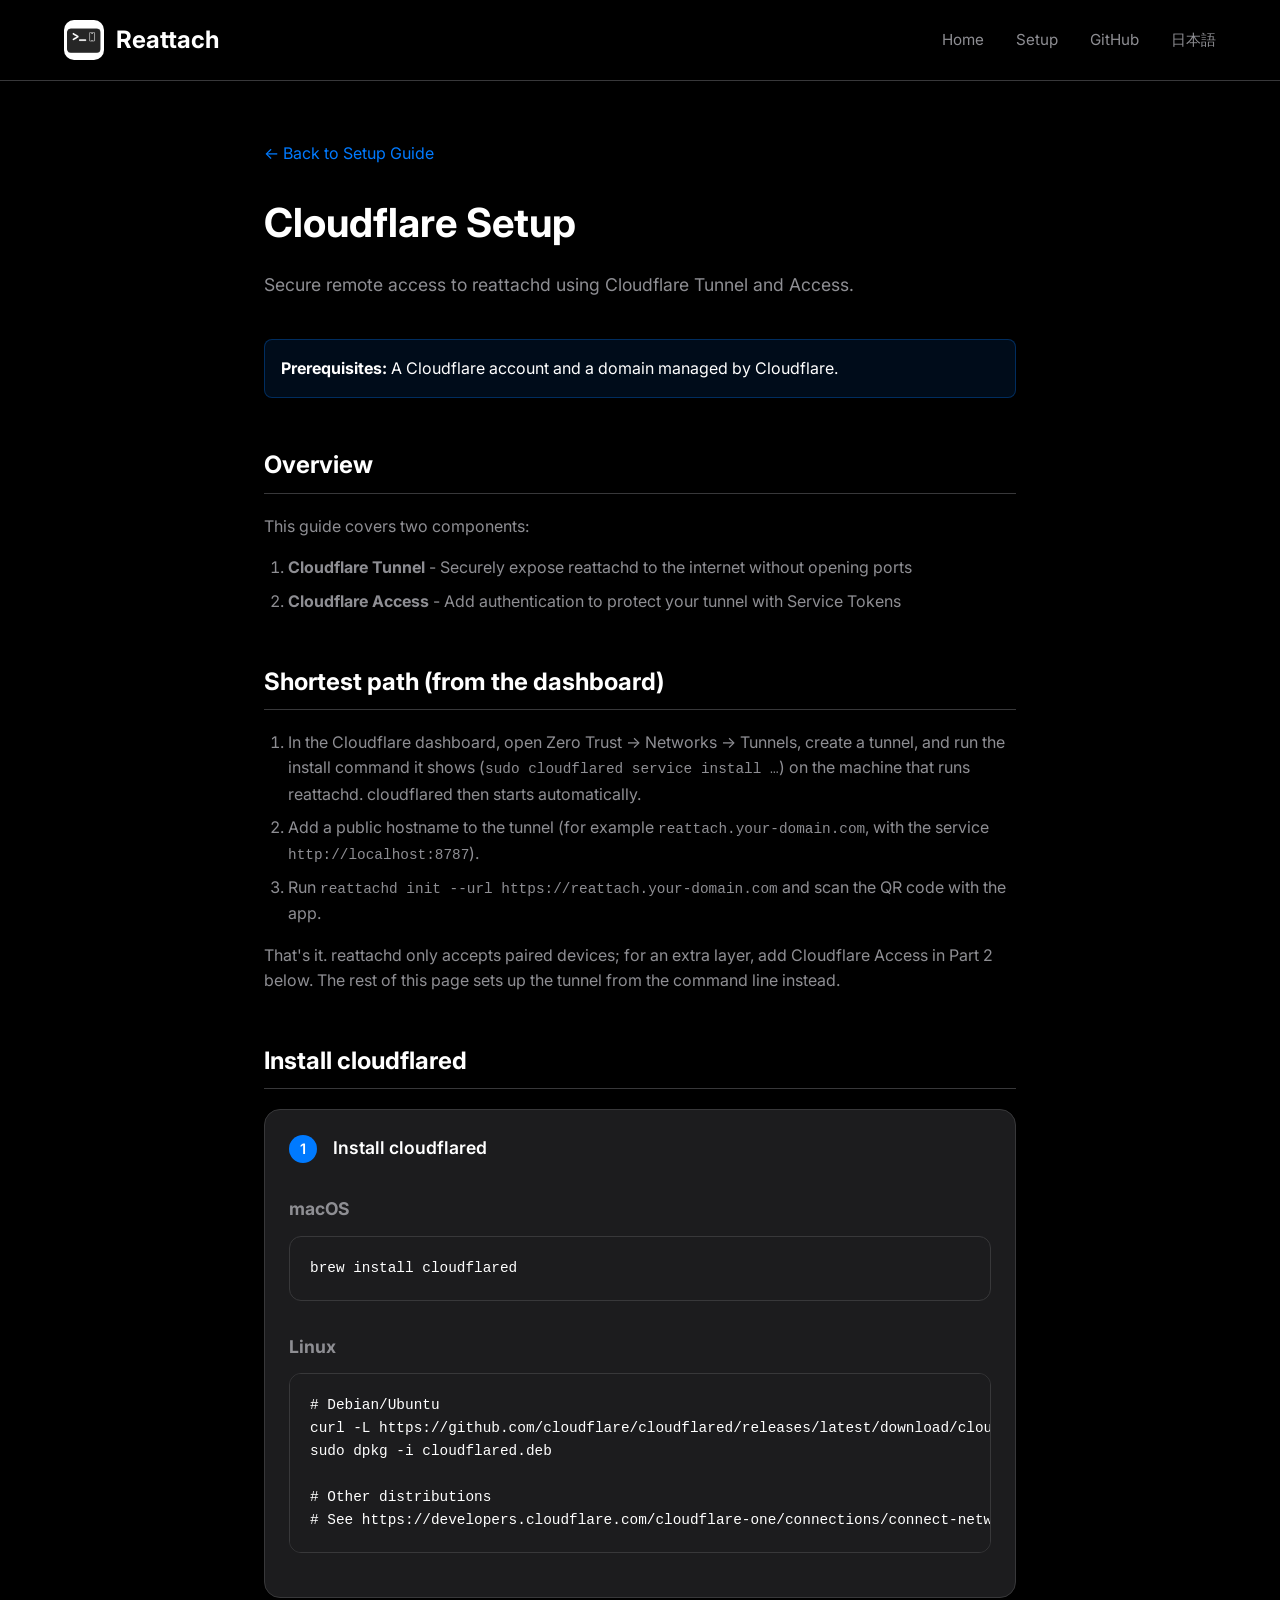
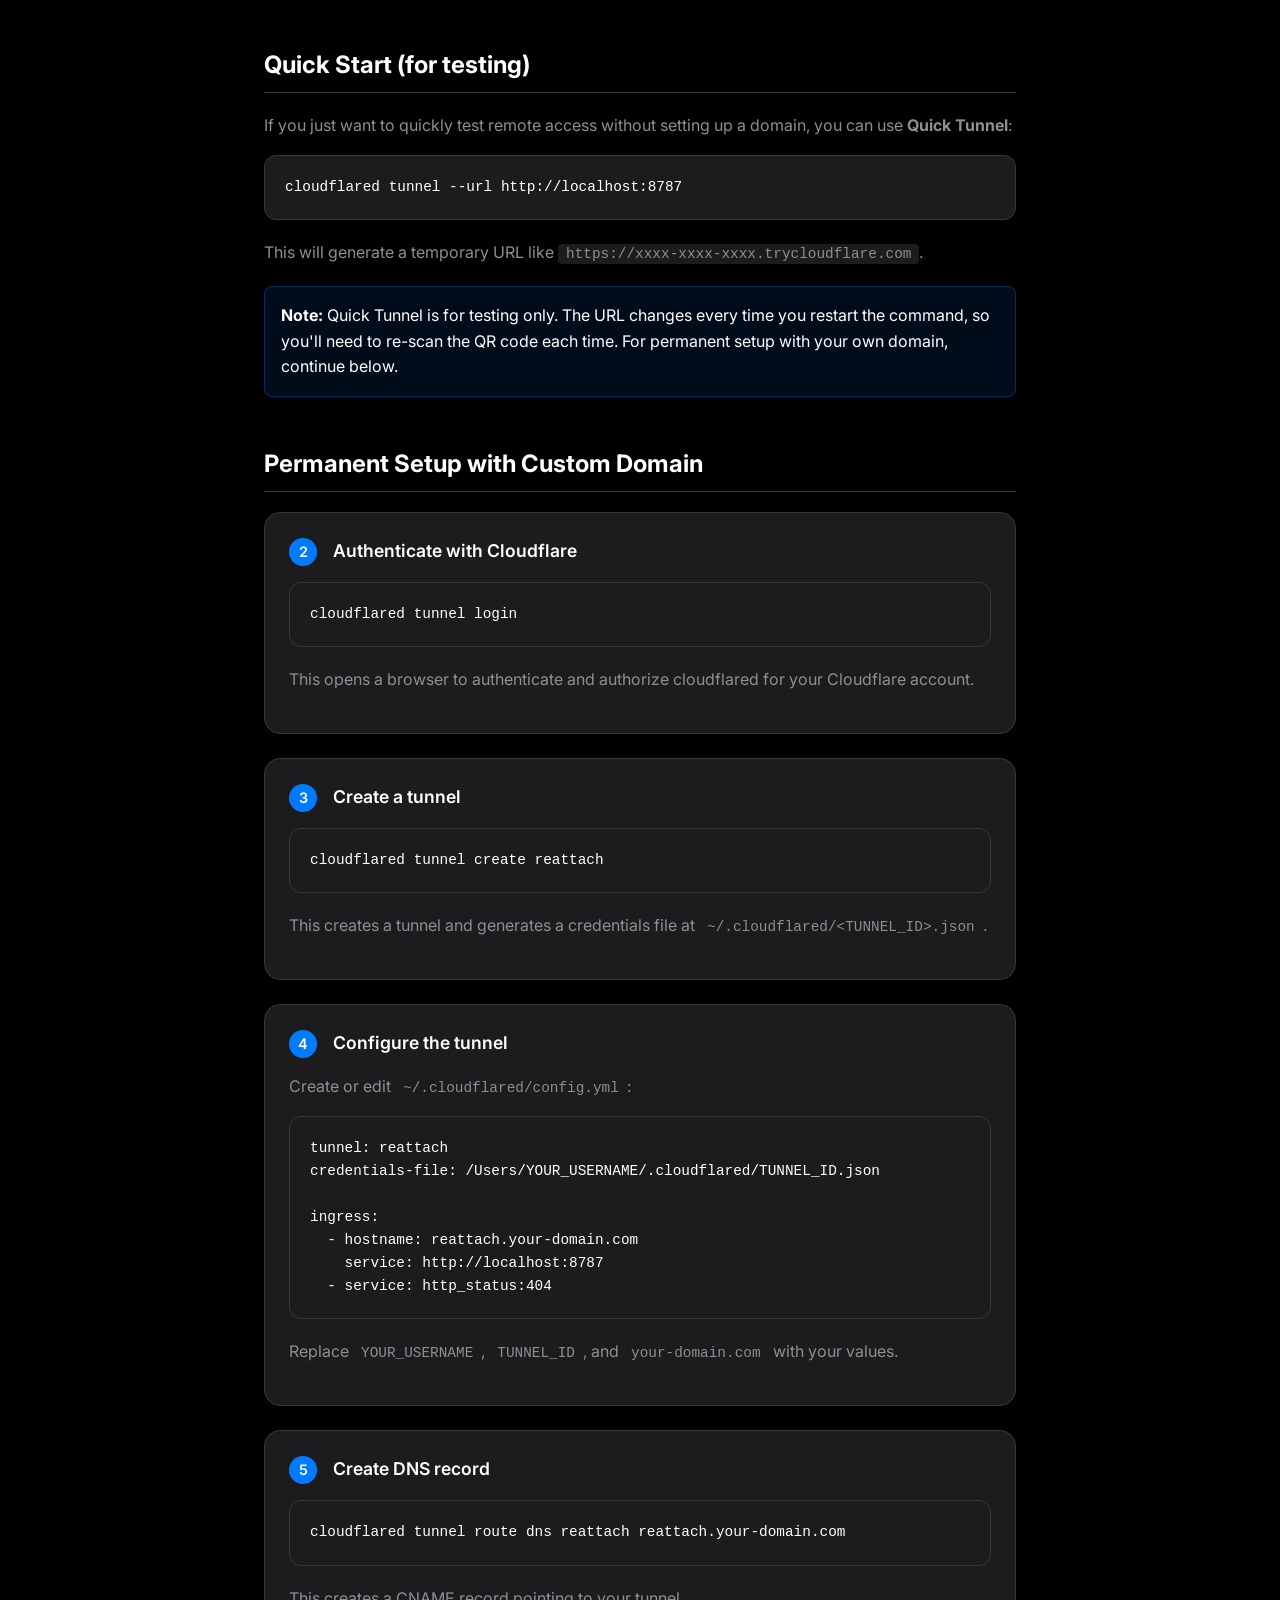
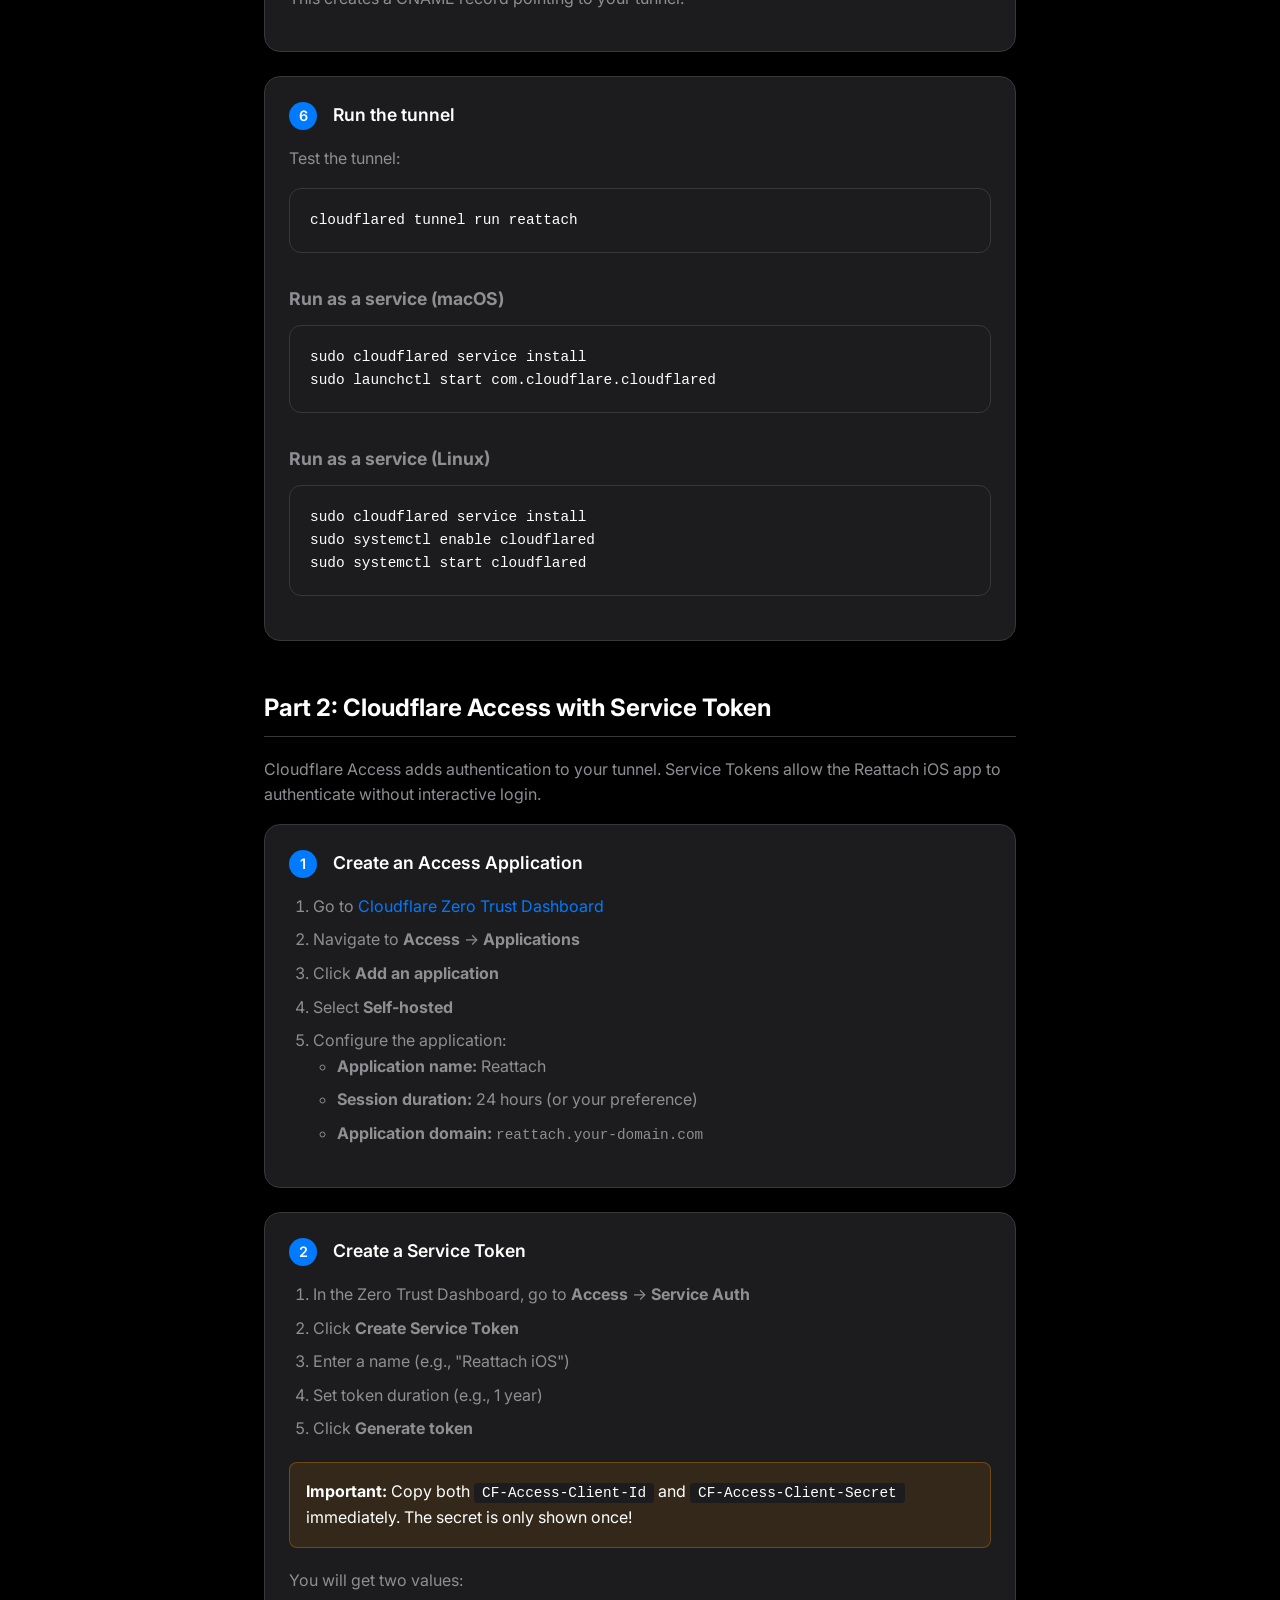
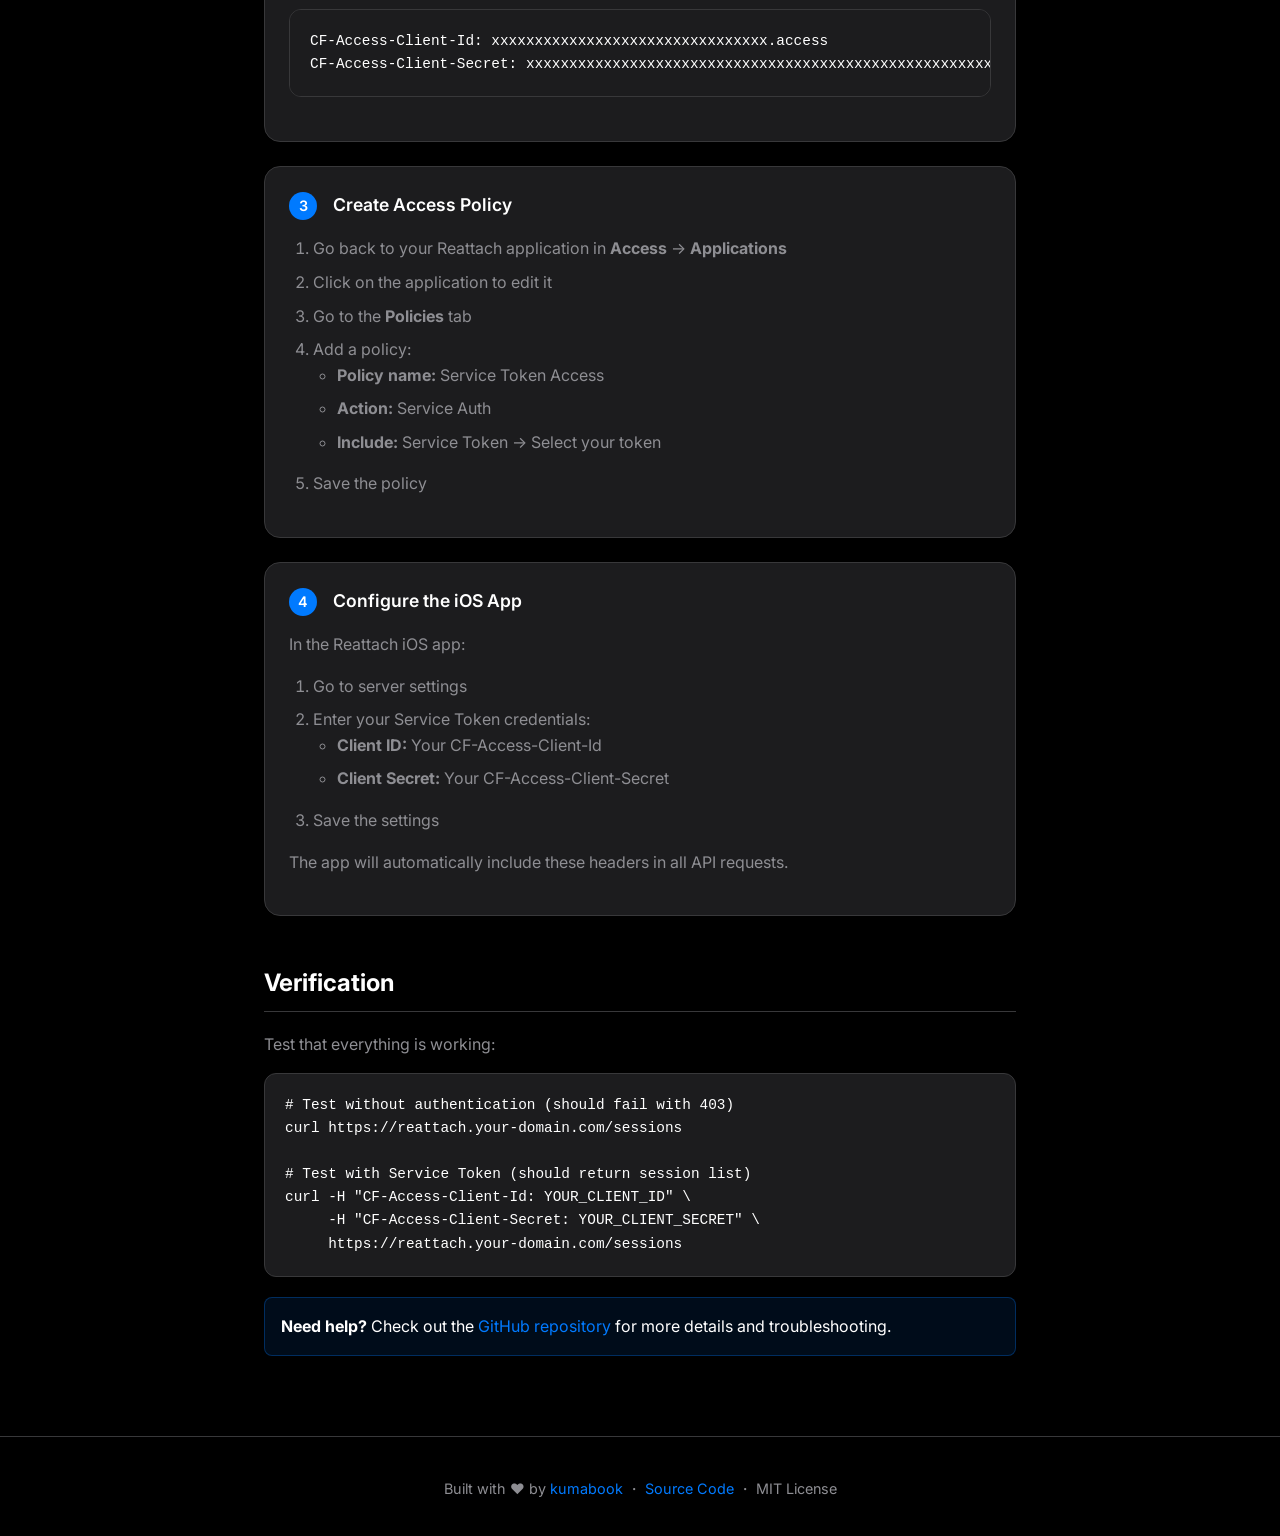
<file: docs/cloudflare.html>
<!DOCTYPE html>
<html lang="en">
<head>
    <meta charset="UTF-8">
    <meta name="viewport" content="width=device-width, initial-scale=1.0">
    <title>Cloudflare Setup - Reattach</title>
    <meta name="description" content="How to set up Cloudflare Tunnel and Access for secure remote access to reattachd.">
    <link rel="preconnect" href="https://fonts.googleapis.com">
    <link rel="preconnect" href="https://fonts.gstatic.com" crossorigin>
    <link href="https://fonts.googleapis.com/css2?family=Inter:wght@400;500;600;700&display=swap" rel="stylesheet">
    <style>
        :root {
            --primary: #007AFF;
            --primary-dark: #0056CC;
            --bg: #000000;
            --bg-secondary: #1C1C1E;
            --text: #FFFFFF;
            --text-secondary: #8E8E93;
            --border: #38383A;
            --warning: #FF9500;
        }

        * {
            margin: 0;
            padding: 0;
            box-sizing: border-box;
        }

        body {
            font-family: 'Inter', -apple-system, BlinkMacSystemFont, sans-serif;
            background: var(--bg);
            color: var(--text);
            line-height: 1.6;
        }

        .container {
            max-width: 800px;
            margin: 0 auto;
            padding: 0 24px;
        }

        /* Header */
        header {
            padding: 20px 0;
            border-bottom: 1px solid var(--border);
        }

        nav {
            display: flex;
            justify-content: space-between;
            align-items: center;
            max-width: 1200px;
            margin: 0 auto;
            padding: 0 24px;
        }

        .logo {
            display: flex;
            align-items: center;
            gap: 12px;
            font-size: 1.5rem;
            font-weight: 700;
            text-decoration: none;
            color: var(--text);
        }

        .logo-icon {
            width: 40px;
            height: 40px;
            border-radius: 10px;
            object-fit: cover;
        }

        .nav-links {
            display: flex;
            gap: 32px;
        }

        .nav-links a {
            color: var(--text-secondary);
            text-decoration: none;
            font-size: 0.95rem;
            transition: color 0.2s;
        }

        .nav-links a:hover,
        .nav-links a.active {
            color: var(--text);
        }

        /* Content */
        .content {
            padding: 60px 0;
        }

        .content h1 {
            font-size: 2.5rem;
            margin-bottom: 16px;
        }

        .content .subtitle {
            color: var(--text-secondary);
            font-size: 1.1rem;
            margin-bottom: 40px;
        }

        .content h2 {
            font-size: 1.5rem;
            margin-top: 48px;
            margin-bottom: 20px;
            padding-bottom: 8px;
            border-bottom: 1px solid var(--border);
        }

        .content h3 {
            font-size: 1.1rem;
            margin-top: 32px;
            margin-bottom: 12px;
            color: var(--text-secondary);
        }

        .content p {
            color: var(--text-secondary);
            margin-bottom: 16px;
        }

        .content ul, .content ol {
            color: var(--text-secondary);
            margin-bottom: 16px;
            padding-left: 24px;
        }

        .content li {
            margin-bottom: 8px;
        }

        .content a {
            color: var(--primary);
            text-decoration: none;
        }

        .content a:hover {
            text-decoration: underline;
        }

        pre {
            background: var(--bg-secondary);
            border: 1px solid var(--border);
            border-radius: 12px;
            padding: 20px;
            overflow-x: auto;
            margin-bottom: 20px;
        }

        code {
            font-family: 'SF Mono', 'Menlo', monospace;
            font-size: 0.9rem;
        }

        p code {
            background: var(--bg-secondary);
            padding: 2px 8px;
            border-radius: 4px;
        }

        .step {
            background: var(--bg-secondary);
            border: 1px solid var(--border);
            border-radius: 16px;
            padding: 24px;
            margin-bottom: 24px;
        }

        .step-number {
            display: inline-block;
            width: 28px;
            height: 28px;
            background: var(--primary);
            color: white;
            border-radius: 50%;
            text-align: center;
            line-height: 28px;
            font-weight: 600;
            font-size: 0.9rem;
            margin-right: 12px;
        }

        .step-title {
            display: inline;
            font-size: 1.1rem;
            font-weight: 600;
        }

        .step-content {
            margin-top: 16px;
        }

        .note {
            background: rgba(0, 122, 255, 0.1);
            border: 1px solid rgba(0, 122, 255, 0.3);
            border-radius: 8px;
            padding: 16px;
            margin: 20px 0;
        }

        .note p {
            color: var(--text);
            margin: 0;
        }

        .warning {
            background: rgba(255, 149, 0, 0.1);
            border: 1px solid rgba(255, 149, 0, 0.3);
            border-radius: 8px;
            padding: 16px;
            margin: 20px 0;
        }

        .warning p {
            color: var(--text);
            margin: 0;
        }

        .back-link {
            display: inline-flex;
            align-items: center;
            gap: 8px;
            color: var(--primary);
            text-decoration: none;
            margin-bottom: 24px;
        }

        .back-link:hover {
            text-decoration: underline;
        }

        /* Footer */
        footer {
            padding: 40px 0;
            border-top: 1px solid var(--border);
            text-align: center;
        }

        footer p {
            color: var(--text-secondary);
            font-size: 0.9rem;
        }

        footer a {
            color: var(--primary);
            text-decoration: none;
        }

        footer a:hover {
            text-decoration: underline;
        }

        /* Responsive */
        @media (max-width: 768px) {
            .content h1 {
                font-size: 2rem;
            }

            .nav-links {
                display: none;
            }
        }
    </style>
</head>
<body>
    <header>
        <nav>
            <a href="/" class="logo">
                <img src="app-icon.png" alt="Reattach" class="logo-icon">
                Reattach
            </a>
            <div class="nav-links">
                <a href="/">Home</a>
                <a href="/setup.html">Setup</a>
                <a href="https://github.com/kumabook/Reattach">GitHub</a>
                <a href="/ja/cloudflare.html">日本語</a>
            </div>
        </nav>
    </header>

    <main class="content">
        <div class="container">
            <a href="/setup.html" class="back-link">&larr; Back to Setup Guide</a>

            <h1>Cloudflare Setup</h1>
            <p class="subtitle">Secure remote access to reattachd using Cloudflare Tunnel and Access.</p>

            <div class="note">
                <p><strong>Prerequisites:</strong> A Cloudflare account and a domain managed by Cloudflare.</p>
            </div>

            <h2>Overview</h2>
            <p>This guide covers two components:</p>
            <ol>
                <li><strong>Cloudflare Tunnel</strong> - Securely expose reattachd to the internet without opening ports</li>
                <li><strong>Cloudflare Access</strong> - Add authentication to protect your tunnel with Service Tokens</li>
            </ol>

            <h2>Shortest path (from the dashboard)</h2>
            <ol>
                <li>In the Cloudflare dashboard, open Zero Trust → Networks → Tunnels, create a tunnel, and run the install command it shows (<code>sudo cloudflared service install …</code>) on the machine that runs reattachd. cloudflared then starts automatically.</li>
                <li>Add a public hostname to the tunnel (for example <code>reattach.your-domain.com</code>, with the service <code>http://localhost:8787</code>).</li>
                <li>Run <code>reattachd init --url https://reattach.your-domain.com</code> and scan the QR code with the app.</li>
            </ol>
            <p>That's it. reattachd only accepts paired devices; for an extra layer, add Cloudflare Access in Part 2 below. The rest of this page sets up the tunnel from the command line instead.</p>

            <h2>Install cloudflared</h2>

            <div class="step">
                <span class="step-number">1</span>
                <span class="step-title">Install cloudflared</span>
                <div class="step-content">
                    <h3>macOS</h3>
                    <pre><code>brew install cloudflared</code></pre>

                    <h3>Linux</h3>
                    <pre><code># Debian/Ubuntu
curl -L https://github.com/cloudflare/cloudflared/releases/latest/download/cloudflared-linux-amd64.deb -o cloudflared.deb
sudo dpkg -i cloudflared.deb

# Other distributions
# See https://developers.cloudflare.com/cloudflare-one/connections/connect-networks/downloads/</code></pre>
                </div>
            </div>

            <h2>Quick Start (for testing)</h2>

            <p>If you just want to quickly test remote access without setting up a domain, you can use <strong>Quick Tunnel</strong>:</p>

            <pre><code>cloudflared tunnel --url http://localhost:8787</code></pre>

            <p>This will generate a temporary URL like <code>https://xxxx-xxxx-xxxx.trycloudflare.com</code>.</p>

            <div class="note">
                <p><strong>Note:</strong> Quick Tunnel is for testing only. The URL changes every time you restart the command, so you'll need to re-scan the QR code each time. For permanent setup with your own domain, continue below.</p>
            </div>

            <h2>Permanent Setup with Custom Domain</h2>

            <div class="step">
                <span class="step-number">2</span>
                <span class="step-title">Authenticate with Cloudflare</span>
                <div class="step-content">
                    <pre><code>cloudflared tunnel login</code></pre>
                    <p>This opens a browser to authenticate and authorize cloudflared for your Cloudflare account.</p>
                </div>
            </div>

            <div class="step">
                <span class="step-number">3</span>
                <span class="step-title">Create a tunnel</span>
                <div class="step-content">
                    <pre><code>cloudflared tunnel create reattach</code></pre>
                    <p>This creates a tunnel and generates a credentials file at <code>~/.cloudflared/&lt;TUNNEL_ID&gt;.json</code>.</p>
                </div>
            </div>

            <div class="step">
                <span class="step-number">4</span>
                <span class="step-title">Configure the tunnel</span>
                <div class="step-content">
                    <p>Create or edit <code>~/.cloudflared/config.yml</code>:</p>
                    <pre><code>tunnel: reattach
credentials-file: /Users/YOUR_USERNAME/.cloudflared/TUNNEL_ID.json

ingress:
  - hostname: reattach.your-domain.com
    service: http://localhost:8787
  - service: http_status:404</code></pre>
                    <p>Replace <code>YOUR_USERNAME</code>, <code>TUNNEL_ID</code>, and <code>your-domain.com</code> with your values.</p>
                </div>
            </div>

            <div class="step">
                <span class="step-number">5</span>
                <span class="step-title">Create DNS record</span>
                <div class="step-content">
                    <pre><code>cloudflared tunnel route dns reattach reattach.your-domain.com</code></pre>
                    <p>This creates a CNAME record pointing to your tunnel.</p>
                </div>
            </div>

            <div class="step">
                <span class="step-number">6</span>
                <span class="step-title">Run the tunnel</span>
                <div class="step-content">
                    <p>Test the tunnel:</p>
                    <pre><code>cloudflared tunnel run reattach</code></pre>

                    <h3>Run as a service (macOS)</h3>
                    <pre><code>sudo cloudflared service install
sudo launchctl start com.cloudflare.cloudflared</code></pre>

                    <h3>Run as a service (Linux)</h3>
                    <pre><code>sudo cloudflared service install
sudo systemctl enable cloudflared
sudo systemctl start cloudflared</code></pre>
                </div>
            </div>

            <h2>Part 2: Cloudflare Access with Service Token</h2>

            <p>Cloudflare Access adds authentication to your tunnel. Service Tokens allow the Reattach iOS app to authenticate without interactive login.</p>

            <div class="step">
                <span class="step-number">1</span>
                <span class="step-title">Create an Access Application</span>
                <div class="step-content">
                    <ol>
                        <li>Go to <a href="https://one.dash.cloudflare.com/" target="_blank">Cloudflare Zero Trust Dashboard</a></li>
                        <li>Navigate to <strong>Access</strong> &rarr; <strong>Applications</strong></li>
                        <li>Click <strong>Add an application</strong></li>
                        <li>Select <strong>Self-hosted</strong></li>
                        <li>Configure the application:
                            <ul>
                                <li><strong>Application name:</strong> Reattach</li>
                                <li><strong>Session duration:</strong> 24 hours (or your preference)</li>
                                <li><strong>Application domain:</strong> <code>reattach.your-domain.com</code></li>
                            </ul>
                        </li>
                    </ol>
                </div>
            </div>

            <div class="step">
                <span class="step-number">2</span>
                <span class="step-title">Create a Service Token</span>
                <div class="step-content">
                    <ol>
                        <li>In the Zero Trust Dashboard, go to <strong>Access</strong> &rarr; <strong>Service Auth</strong></li>
                        <li>Click <strong>Create Service Token</strong></li>
                        <li>Enter a name (e.g., "Reattach iOS")</li>
                        <li>Set token duration (e.g., 1 year)</li>
                        <li>Click <strong>Generate token</strong></li>
                    </ol>

                    <div class="warning">
                        <p><strong>Important:</strong> Copy both <code>CF-Access-Client-Id</code> and <code>CF-Access-Client-Secret</code> immediately. The secret is only shown once!</p>
                    </div>

                    <p>You will get two values:</p>
                    <pre><code>CF-Access-Client-Id: xxxxxxxxxxxxxxxxxxxxxxxxxxxxxxxx.access
CF-Access-Client-Secret: xxxxxxxxxxxxxxxxxxxxxxxxxxxxxxxxxxxxxxxxxxxxxxxxxxxxxxxxxxxxxxxx</code></pre>
                </div>
            </div>

            <div class="step">
                <span class="step-number">3</span>
                <span class="step-title">Create Access Policy</span>
                <div class="step-content">
                    <ol>
                        <li>Go back to your Reattach application in <strong>Access</strong> &rarr; <strong>Applications</strong></li>
                        <li>Click on the application to edit it</li>
                        <li>Go to the <strong>Policies</strong> tab</li>
                        <li>Add a policy:
                            <ul>
                                <li><strong>Policy name:</strong> Service Token Access</li>
                                <li><strong>Action:</strong> Service Auth</li>
                                <li><strong>Include:</strong> Service Token &rarr; Select your token</li>
                            </ul>
                        </li>
                        <li>Save the policy</li>
                    </ol>
                </div>
            </div>

            <div class="step">
                <span class="step-number">4</span>
                <span class="step-title">Configure the iOS App</span>
                <div class="step-content">
                    <p>In the Reattach iOS app:</p>
                    <ol>
                        <li>Go to server settings</li>
                        <li>Enter your Service Token credentials:
                            <ul>
                                <li><strong>Client ID:</strong> Your CF-Access-Client-Id</li>
                                <li><strong>Client Secret:</strong> Your CF-Access-Client-Secret</li>
                            </ul>
                        </li>
                        <li>Save the settings</li>
                    </ol>
                    <p>The app will automatically include these headers in all API requests.</p>
                </div>
            </div>

            <h2>Verification</h2>

            <p>Test that everything is working:</p>

            <pre><code># Test without authentication (should fail with 403)
curl https://reattach.your-domain.com/sessions

# Test with Service Token (should return session list)
curl -H "CF-Access-Client-Id: YOUR_CLIENT_ID" \
     -H "CF-Access-Client-Secret: YOUR_CLIENT_SECRET" \
     https://reattach.your-domain.com/sessions</code></pre>

            <div class="note">
                <p><strong>Need help?</strong> Check out the <a href="https://github.com/kumabook/Reattach">GitHub repository</a> for more details and troubleshooting.</p>
            </div>
        </div>
    </main>

    <footer>
        <div class="container">
            <p>
                Built with &#10084; by <a href="https://github.com/kumabook">kumabook</a> ・
                <a href="https://github.com/kumabook/Reattach">Source Code</a> ・
                MIT License
            </p>
        </div>
    </footer>
</body>
</html>
</file>
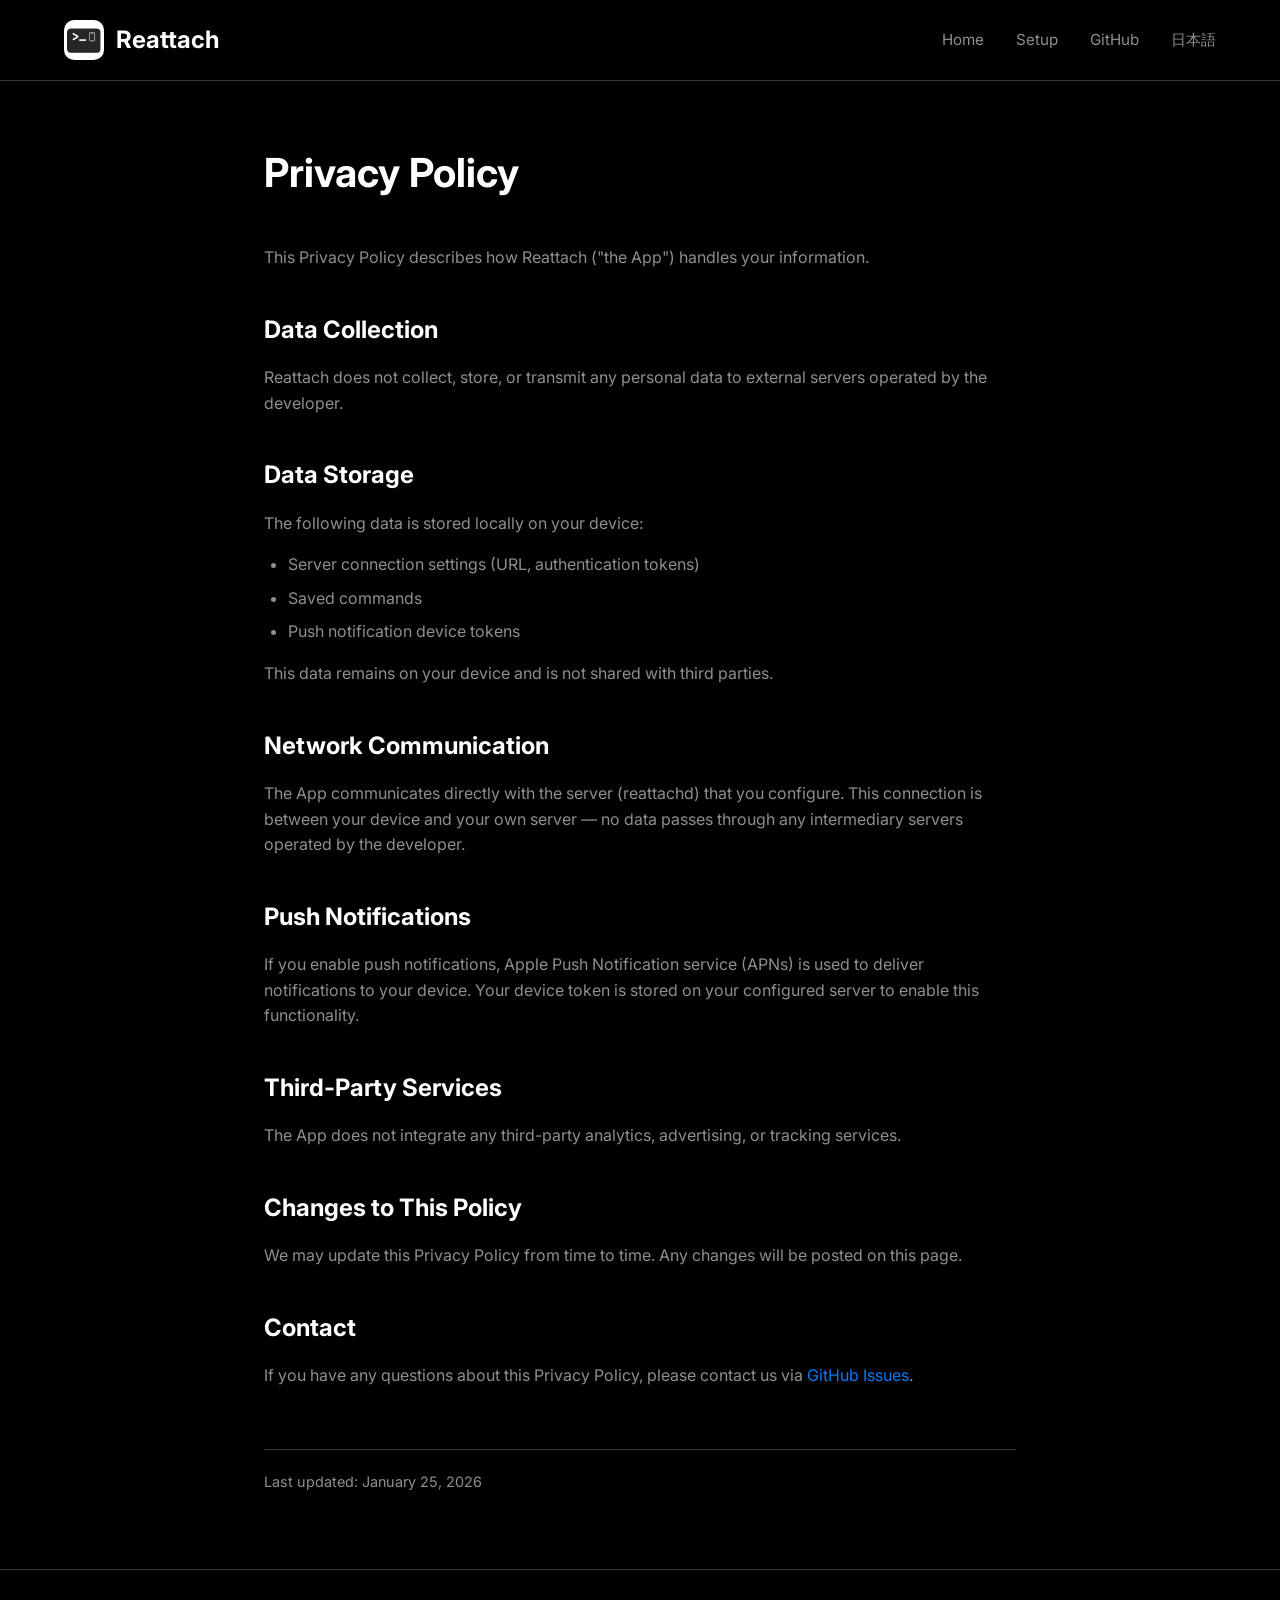
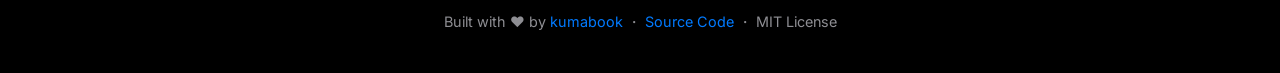
<file: docs/privacy.html>
<!DOCTYPE html>
<html lang="en">
<head>
    <meta charset="UTF-8">
    <meta name="viewport" content="width=device-width, initial-scale=1.0">
    <title>Privacy Policy - Reattach</title>
    <meta name="description" content="Privacy Policy for Reattach iOS app.">
    <link rel="preconnect" href="https://fonts.googleapis.com">
    <link rel="preconnect" href="https://fonts.gstatic.com" crossorigin>
    <link href="https://fonts.googleapis.com/css2?family=Inter:wght@400;500;600;700&display=swap" rel="stylesheet">
    <style>
        :root {
            --primary: #007AFF;
            --primary-dark: #0056CC;
            --bg: #000000;
            --bg-secondary: #1C1C1E;
            --text: #FFFFFF;
            --text-secondary: #8E8E93;
            --border: #38383A;
        }

        * {
            margin: 0;
            padding: 0;
            box-sizing: border-box;
        }

        body {
            font-family: 'Inter', -apple-system, BlinkMacSystemFont, sans-serif;
            background: var(--bg);
            color: var(--text);
            line-height: 1.6;
        }

        .container {
            max-width: 800px;
            margin: 0 auto;
            padding: 0 24px;
        }

        header {
            padding: 20px 0;
            border-bottom: 1px solid var(--border);
        }

        nav {
            display: flex;
            justify-content: space-between;
            align-items: center;
            max-width: 1200px;
            margin: 0 auto;
            padding: 0 24px;
        }

        .logo {
            display: flex;
            align-items: center;
            gap: 12px;
            font-size: 1.5rem;
            font-weight: 700;
            text-decoration: none;
            color: var(--text);
        }

        .logo-icon {
            width: 40px;
            height: 40px;
            border-radius: 10px;
            object-fit: cover;
        }

        .nav-links {
            display: flex;
            gap: 32px;
        }

        .nav-links a {
            color: var(--text-secondary);
            text-decoration: none;
            font-size: 0.95rem;
            transition: color 0.2s;
        }

        .nav-links a:hover {
            color: var(--text);
        }

        .content {
            padding: 60px 0;
        }

        .content h1 {
            font-size: 2.5rem;
            margin-bottom: 40px;
        }

        .content h2 {
            font-size: 1.5rem;
            margin-top: 40px;
            margin-bottom: 16px;
        }

        .content p {
            color: var(--text-secondary);
            margin-bottom: 16px;
        }

        .content ul {
            color: var(--text-secondary);
            margin-bottom: 16px;
            padding-left: 24px;
        }

        .content li {
            margin-bottom: 8px;
        }

        .content a {
            color: var(--primary);
            text-decoration: none;
        }

        .content a:hover {
            text-decoration: underline;
        }

        .last-updated {
            margin-top: 60px;
            padding-top: 20px;
            border-top: 1px solid var(--border);
            font-size: 0.9rem;
            color: var(--text-secondary);
        }

        footer {
            padding: 40px 0;
            border-top: 1px solid var(--border);
            text-align: center;
        }

        footer p {
            color: var(--text-secondary);
            font-size: 0.9rem;
        }

        footer a {
            color: var(--primary);
            text-decoration: none;
        }

        footer a:hover {
            text-decoration: underline;
        }

        @media (max-width: 768px) {
            .content h1 {
                font-size: 2rem;
            }

            .nav-links {
                display: none;
            }
        }
    </style>
</head>
<body>
    <header>
        <nav>
            <a href="/" class="logo">
                <img src="app-icon.png" alt="Reattach" class="logo-icon">
                Reattach
            </a>
            <div class="nav-links">
                <a href="/">Home</a>
                <a href="/setup.html">Setup</a>
                <a href="https://github.com/kumabook/Reattach">GitHub</a>
                <a href="/ja/privacy.html">日本語</a>
            </div>
        </nav>
    </header>

    <main class="content">
        <div class="container">
            <h1>Privacy Policy</h1>

            <p>This Privacy Policy describes how Reattach ("the App") handles your information.</p>

            <h2>Data Collection</h2>
            <p>Reattach does not collect, store, or transmit any personal data to external servers operated by the developer.</p>

            <h2>Data Storage</h2>
            <p>The following data is stored locally on your device:</p>
            <ul>
                <li>Server connection settings (URL, authentication tokens)</li>
                <li>Saved commands</li>
                <li>Push notification device tokens</li>
            </ul>
            <p>This data remains on your device and is not shared with third parties.</p>

            <h2>Network Communication</h2>
            <p>The App communicates directly with the server (reattachd) that you configure. This connection is between your device and your own server — no data passes through any intermediary servers operated by the developer.</p>

            <h2>Push Notifications</h2>
            <p>If you enable push notifications, Apple Push Notification service (APNs) is used to deliver notifications to your device. Your device token is stored on your configured server to enable this functionality.</p>

            <h2>Third-Party Services</h2>
            <p>The App does not integrate any third-party analytics, advertising, or tracking services.</p>

            <h2>Changes to This Policy</h2>
            <p>We may update this Privacy Policy from time to time. Any changes will be posted on this page.</p>

            <h2>Contact</h2>
            <p>If you have any questions about this Privacy Policy, please contact us via <a href="https://github.com/kumabook/Reattach/issues">GitHub Issues</a>.</p>

            <p class="last-updated">Last updated: January 25, 2026</p>
        </div>
    </main>

    <footer>
        <div class="container">
            <p>
                Built with ❤️ by <a href="https://github.com/kumabook">kumabook</a> ・
                <a href="https://github.com/kumabook/Reattach">Source Code</a> ・
                MIT License
            </p>
        </div>
    </footer>
</body>
</html>
</file>
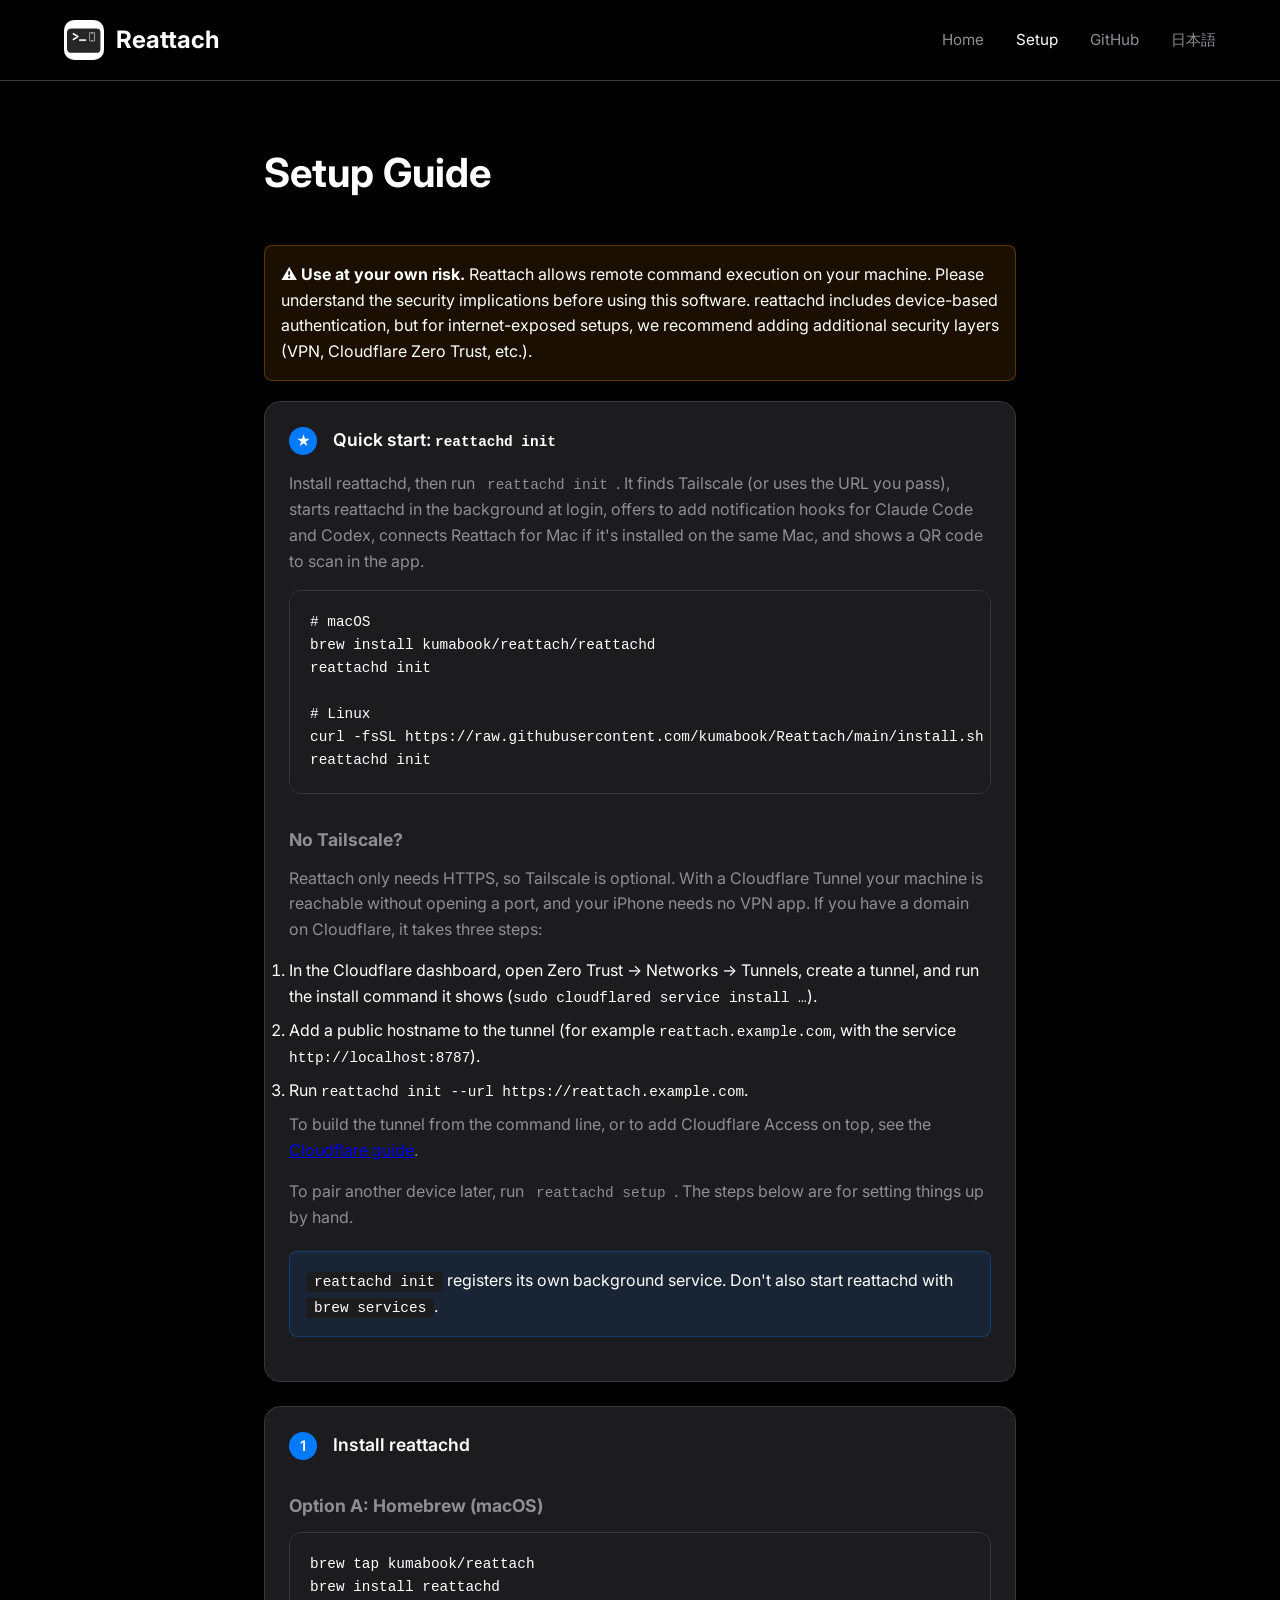
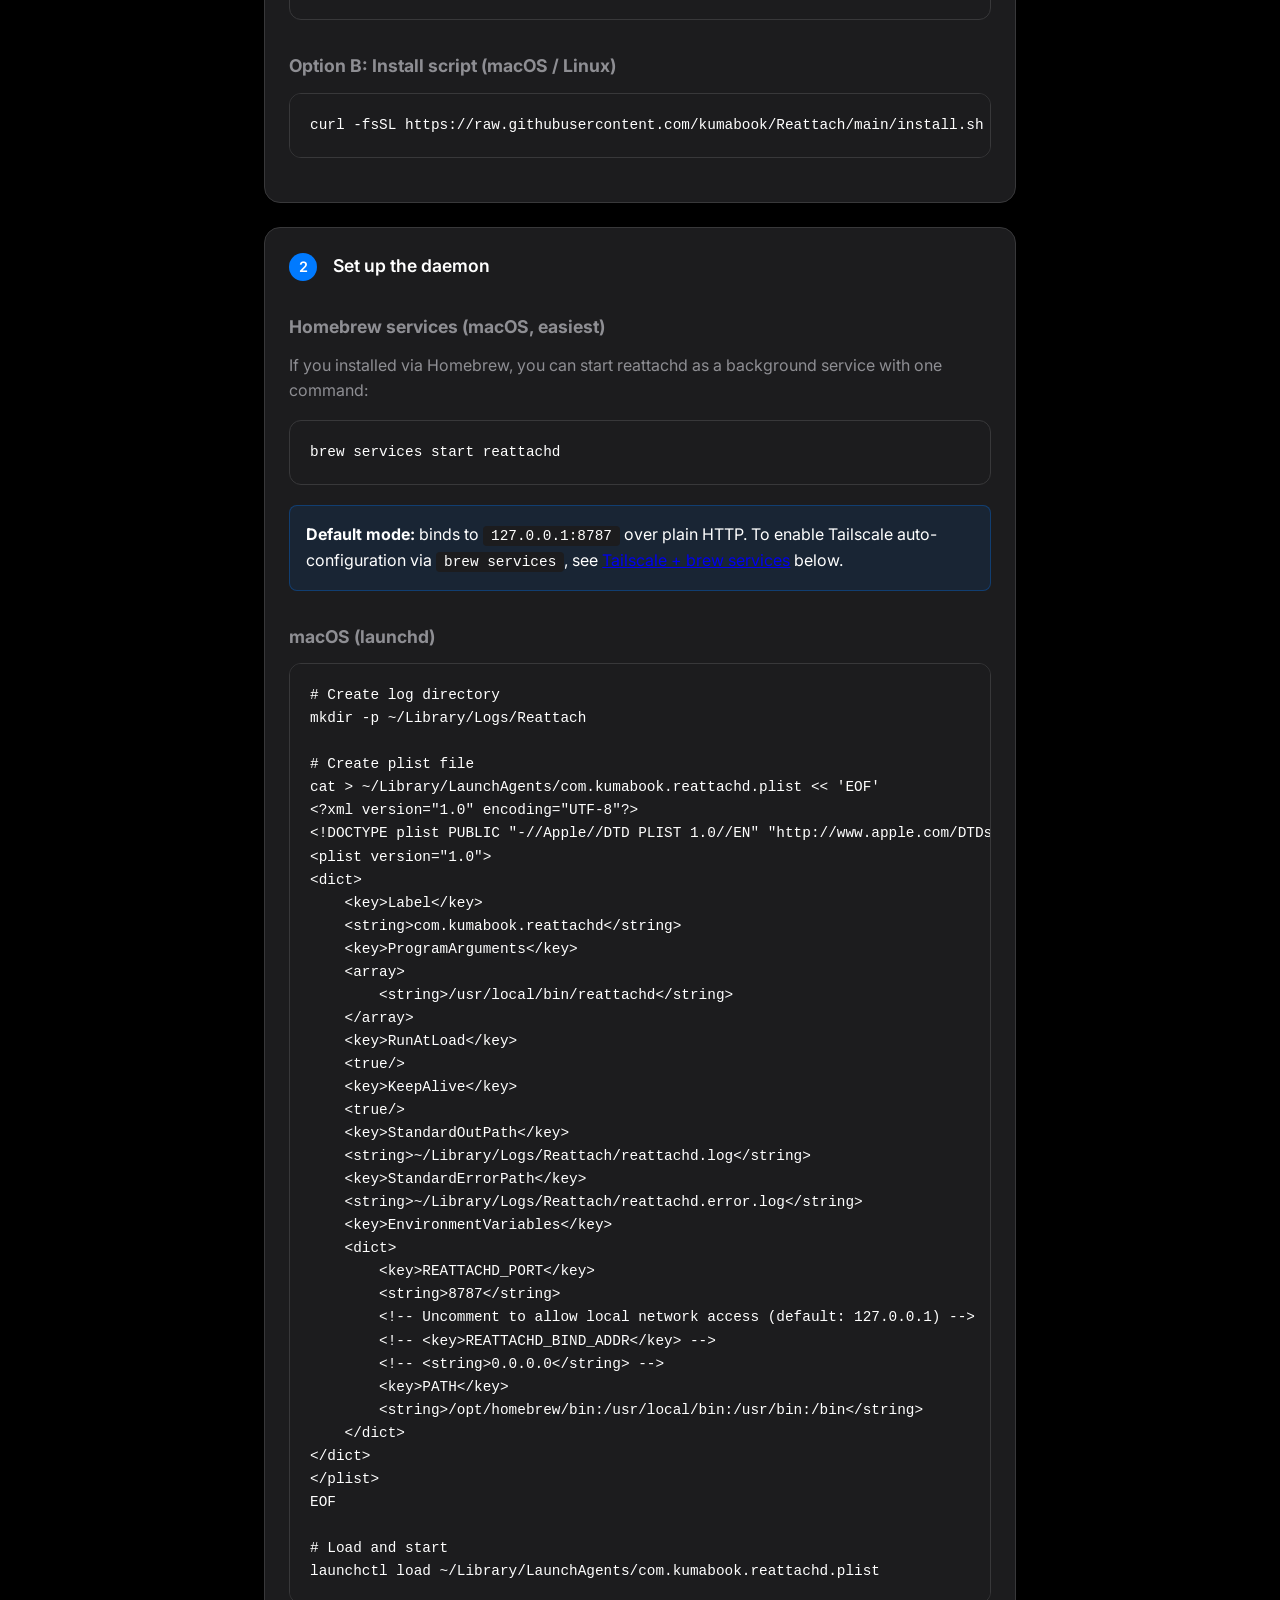
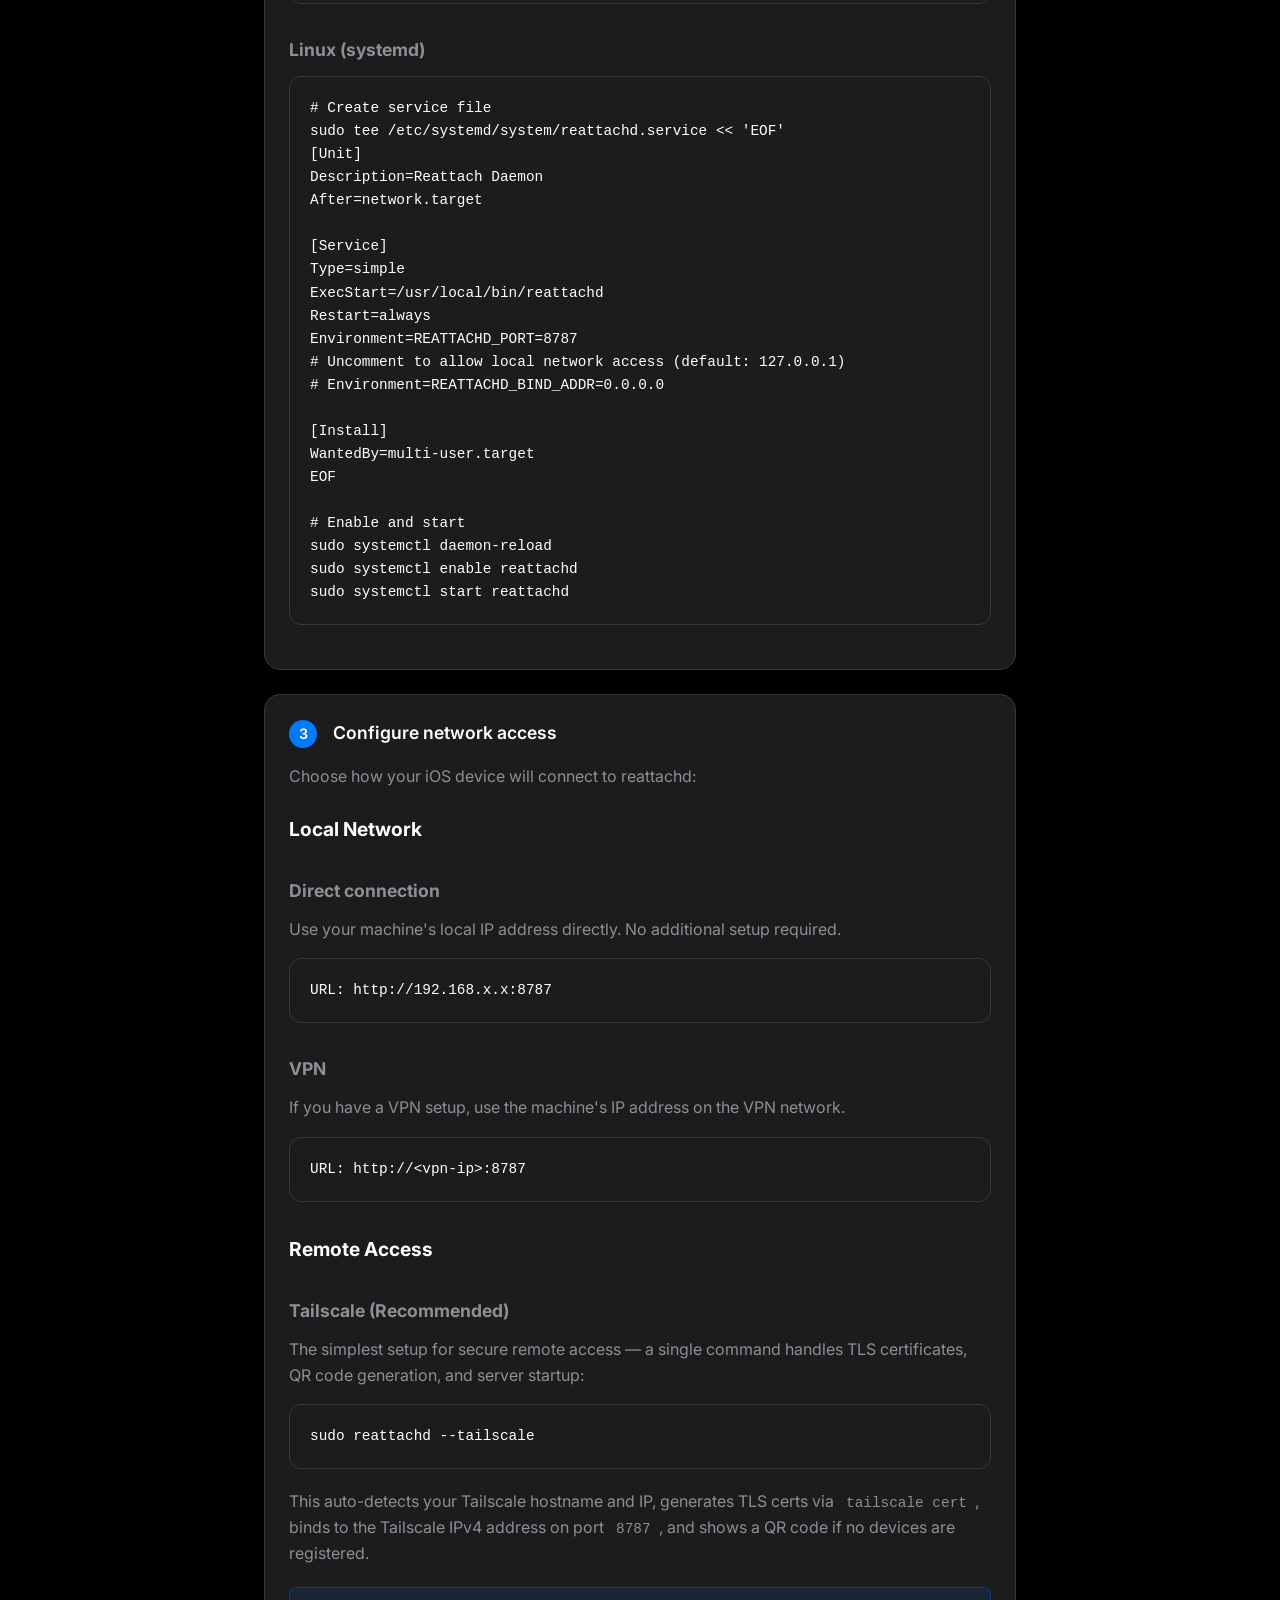
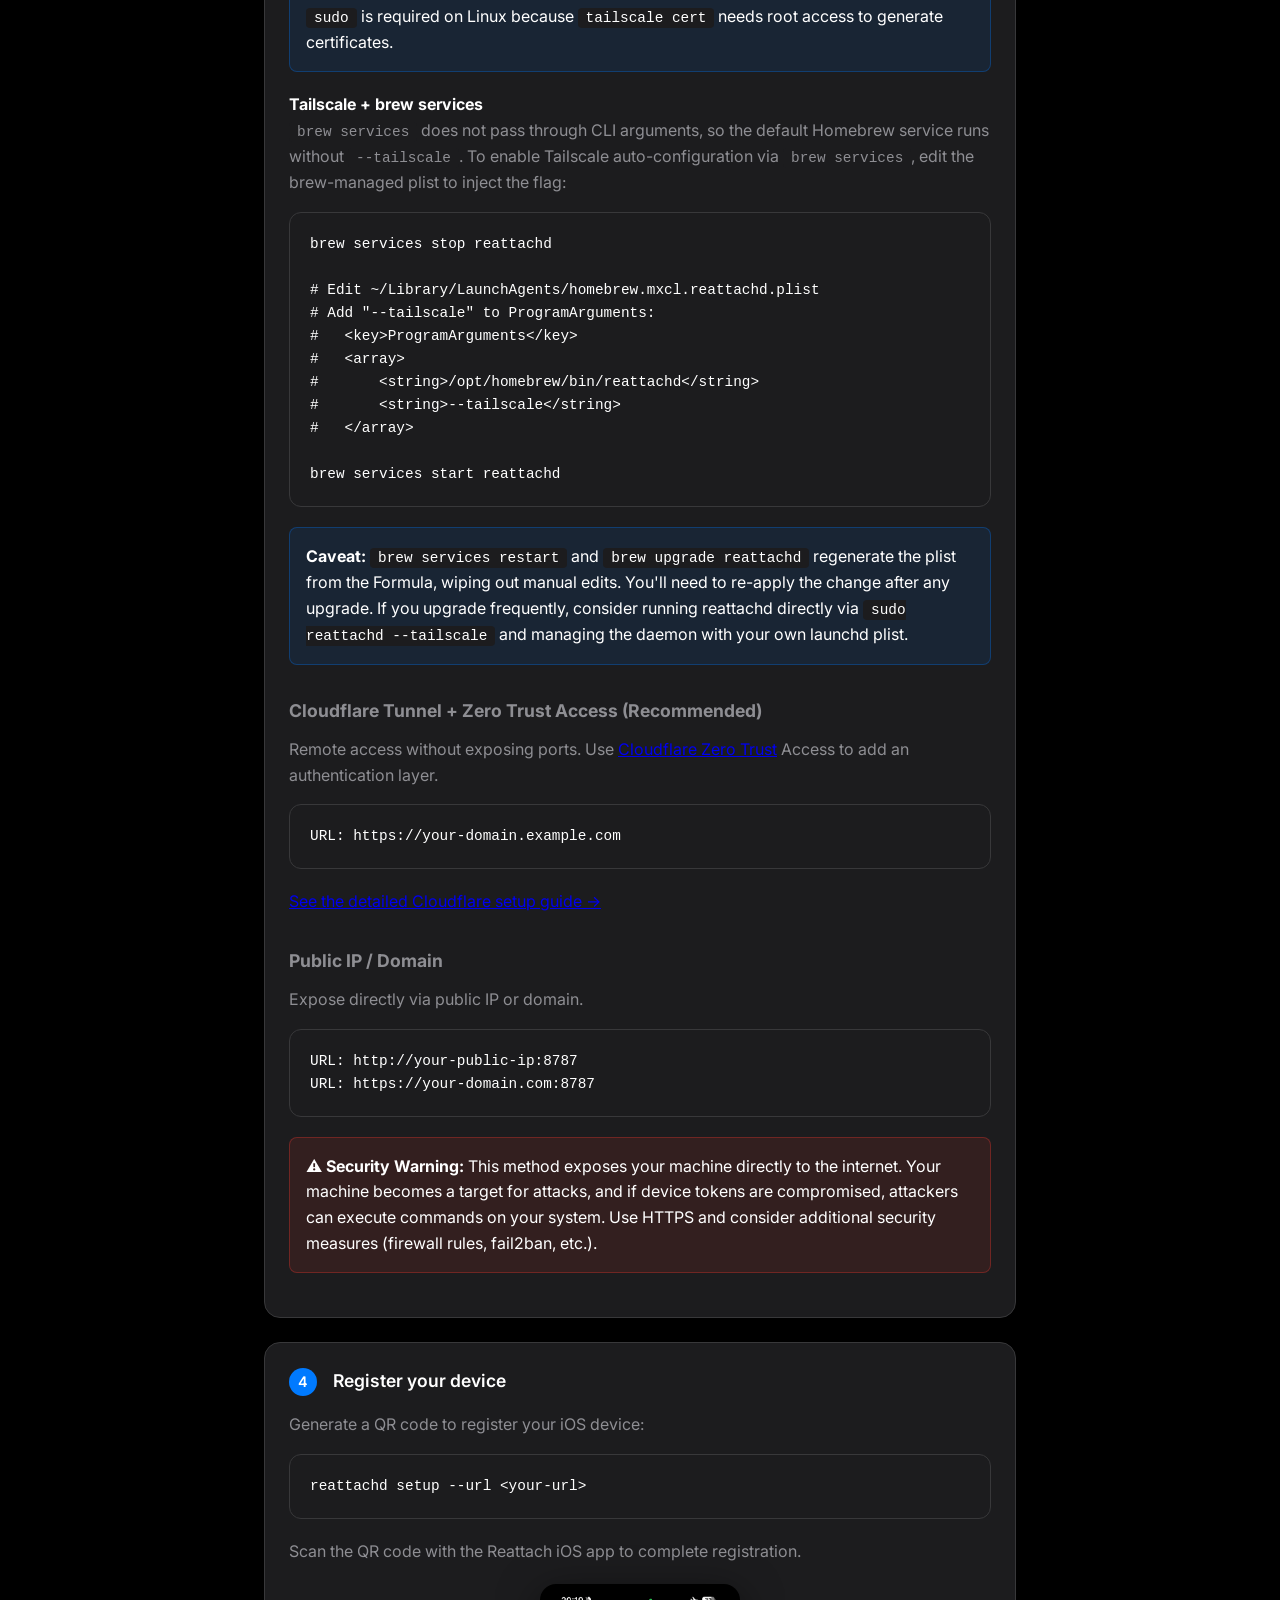
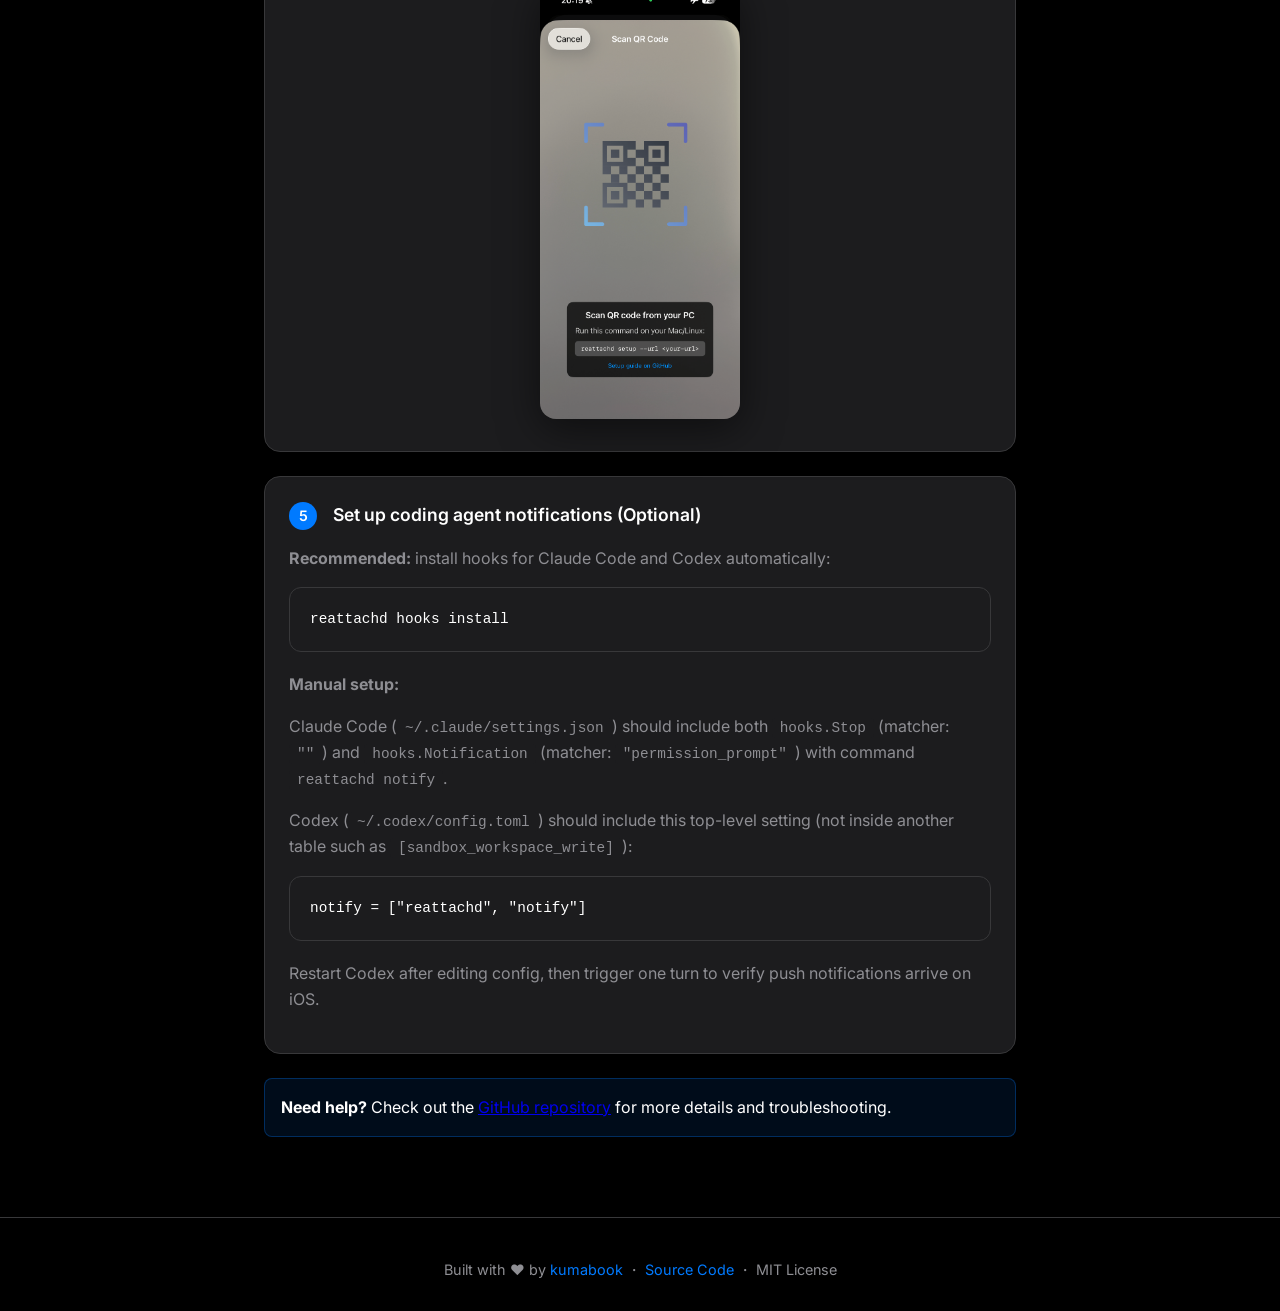
<file: docs/setup.html>
<!DOCTYPE html>
<html lang="en">
<head>
    <meta charset="UTF-8">
    <meta name="viewport" content="width=device-width, initial-scale=1.0">
    <title>Setup Guide - Reattach</title>
    <meta name="description" content="How to set up reattachd on your Mac or Linux machine.">
    <link rel="preconnect" href="https://fonts.googleapis.com">
    <link rel="preconnect" href="https://fonts.gstatic.com" crossorigin>
    <link href="https://fonts.googleapis.com/css2?family=Inter:wght@400;500;600;700&display=swap" rel="stylesheet">
    <style>
        :root {
            --primary: #007AFF;
            --primary-dark: #0056CC;
            --bg: #000000;
            --bg-secondary: #1C1C1E;
            --text: #FFFFFF;
            --text-secondary: #8E8E93;
            --border: #38383A;
        }

        * {
            margin: 0;
            padding: 0;
            box-sizing: border-box;
        }

        body {
            font-family: 'Inter', -apple-system, BlinkMacSystemFont, sans-serif;
            background: var(--bg);
            color: var(--text);
            line-height: 1.6;
        }

        .container {
            max-width: 800px;
            margin: 0 auto;
            padding: 0 24px;
        }

        /* Header */
        header {
            padding: 20px 0;
            border-bottom: 1px solid var(--border);
        }

        nav {
            display: flex;
            justify-content: space-between;
            align-items: center;
            max-width: 1200px;
            margin: 0 auto;
            padding: 0 24px;
        }

        .logo {
            display: flex;
            align-items: center;
            gap: 12px;
            font-size: 1.5rem;
            font-weight: 700;
            text-decoration: none;
            color: var(--text);
        }

        .logo-icon {
            width: 40px;
            height: 40px;
            border-radius: 10px;
            object-fit: cover;
        }

        .nav-links {
            display: flex;
            gap: 32px;
        }

        .nav-links a {
            color: var(--text-secondary);
            text-decoration: none;
            font-size: 0.95rem;
            transition: color 0.2s;
        }

        .nav-links a:hover,
        .nav-links a.active {
            color: var(--text);
        }

        /* Content */
        .content {
            padding: 60px 0;
        }

        .content h1 {
            font-size: 2.5rem;
            margin-bottom: 40px;
        }

        .content h2 {
            font-size: 1.5rem;
            margin-top: 48px;
            margin-bottom: 20px;
            padding-bottom: 8px;
            border-bottom: 1px solid var(--border);
        }

        .content h3 {
            font-size: 1.1rem;
            margin-top: 32px;
            margin-bottom: 12px;
            color: var(--text-secondary);
        }

        .content p {
            color: var(--text-secondary);
            margin-bottom: 16px;
        }

        .content ul {
            color: var(--text-secondary);
            margin-bottom: 16px;
            padding-left: 24px;
        }

        .content li {
            margin-bottom: 8px;
        }

        pre {
            background: var(--bg-secondary);
            border: 1px solid var(--border);
            border-radius: 12px;
            padding: 20px;
            overflow-x: auto;
            margin-bottom: 20px;
        }

        code {
            font-family: 'SF Mono', 'Menlo', monospace;
            font-size: 0.9rem;
        }

        p code {
            background: var(--bg-secondary);
            padding: 2px 8px;
            border-radius: 4px;
        }

        .step {
            background: var(--bg-secondary);
            border: 1px solid var(--border);
            border-radius: 16px;
            padding: 24px;
            margin-bottom: 24px;
        }

        .step-number {
            display: inline-block;
            width: 28px;
            height: 28px;
            background: var(--primary);
            color: white;
            border-radius: 50%;
            text-align: center;
            line-height: 28px;
            font-weight: 600;
            font-size: 0.9rem;
            margin-right: 12px;
        }

        .step-title {
            display: inline;
            font-size: 1.1rem;
            font-weight: 600;
        }

        .step-content {
            margin-top: 16px;
        }

        .note {
            background: rgba(0, 122, 255, 0.1);
            border: 1px solid rgba(0, 122, 255, 0.3);
            border-radius: 8px;
            padding: 16px;
            margin: 20px 0;
        }

        .note p {
            color: var(--text);
            margin: 0;
        }

        .step-image {
            margin-top: 20px;
            text-align: center;
        }

        .step-image img {
            max-width: 200px;
            border-radius: 16px;
            box-shadow: 0 10px 40px rgba(0, 0, 0, 0.5);
        }

        /* Footer */
        footer {
            padding: 40px 0;
            border-top: 1px solid var(--border);
            text-align: center;
        }

        footer p {
            color: var(--text-secondary);
            font-size: 0.9rem;
        }

        footer a {
            color: var(--primary);
            text-decoration: none;
        }

        footer a:hover {
            text-decoration: underline;
        }

        /* Responsive */
        @media (max-width: 768px) {
            .content h1 {
                font-size: 2rem;
            }

            .nav-links {
                display: none;
            }
        }
    </style>
</head>
<body>
    <header>
        <nav>
            <a href="/" class="logo">
                <img src="app-icon.png" alt="Reattach" class="logo-icon">
                Reattach
            </a>
            <div class="nav-links">
                <a href="/">Home</a>
                <a href="/setup.html" class="active">Setup</a>
                <a href="https://github.com/kumabook/Reattach">GitHub</a>
                <a href="/ja/setup.html">日本語</a>
            </div>
        </nav>
    </header>

    <main class="content">
        <div class="container">
            <h1>Setup Guide</h1>

            <div class="note" style="background: rgba(255, 149, 0, 0.1); border-color: rgba(255, 149, 0, 0.3);">
                <p><strong>⚠️ Use at your own risk.</strong> Reattach allows remote command execution on your machine. Please understand the security implications before using this software. reattachd includes device-based authentication, but for internet-exposed setups, we recommend adding additional security layers (VPN, Cloudflare Zero Trust, etc.).</p>
            </div>

            <div class="step">
                <span class="step-number">★</span>
                <span class="step-title">Quick start: <code>reattachd init</code></span>
                <div class="step-content">
                    <p>Install reattachd, then run <code>reattachd init</code>. It finds Tailscale (or uses the URL you pass), starts reattachd in the background at login, offers to add notification hooks for Claude Code and Codex, connects Reattach for Mac if it's installed on the same Mac, and shows a QR code to scan in the app.</p>
                    <pre><code># macOS
brew install kumabook/reattach/reattachd
reattachd init

# Linux
curl -fsSL https://raw.githubusercontent.com/kumabook/Reattach/main/install.sh | sh
reattachd init</code></pre>

                    <h3>No Tailscale?</h3>
                    <p>Reattach only needs HTTPS, so Tailscale is optional. With a Cloudflare Tunnel your machine is reachable without opening a port, and your iPhone needs no VPN app. If you have a domain on Cloudflare, it takes three steps:</p>
                    <ol>
                        <li>In the Cloudflare dashboard, open Zero Trust → Networks → Tunnels, create a tunnel, and run the install command it shows (<code>sudo cloudflared service install …</code>).</li>
                        <li>Add a public hostname to the tunnel (for example <code>reattach.example.com</code>, with the service <code>http://localhost:8787</code>).</li>
                        <li>Run <code>reattachd init --url https://reattach.example.com</code>.</li>
                    </ol>
                    <p>To build the tunnel from the command line, or to add Cloudflare Access on top, see the <a href="/cloudflare.html">Cloudflare guide</a>.</p>
                    <p>To pair another device later, run <code>reattachd setup</code>. The steps below are for setting things up by hand.</p>
                    <div class="note">
                        <p><code>reattachd init</code> registers its own background service. Don't also start reattachd with <code>brew services</code>.</p>
                    </div>
                </div>
            </div>

            <div class="step">
                <span class="step-number">1</span>
                <span class="step-title">Install reattachd</span>
                <div class="step-content">
                    <h3>Option A: Homebrew (macOS)</h3>
                    <pre><code>brew tap kumabook/reattach
brew install reattachd</code></pre>

                    <h3>Option B: Install script (macOS / Linux)</h3>
                    <pre><code>curl -fsSL https://raw.githubusercontent.com/kumabook/Reattach/main/install.sh | sh</code></pre>
                </div>
            </div>

            <div class="step">
                <span class="step-number">2</span>
                <span class="step-title">Set up the daemon</span>
                <div class="step-content">
                    <h3>Homebrew services (macOS, easiest)</h3>
                    <p>If you installed via Homebrew, you can start reattachd as a background service with one command:</p>
                    <pre><code>brew services start reattachd</code></pre>
                    <div class="note">
                        <p><strong>Default mode:</strong> binds to <code>127.0.0.1:8787</code> over plain HTTP. To enable Tailscale auto-configuration via <code>brew services</code>, see <a href="#tailscale-brew-services">Tailscale + brew services</a> below.</p>
                    </div>

                    <h3>macOS (launchd)</h3>
                    <pre><code># Create log directory
mkdir -p ~/Library/Logs/Reattach

# Create plist file
cat > ~/Library/LaunchAgents/com.kumabook.reattachd.plist << 'EOF'
&lt;?xml version="1.0" encoding="UTF-8"?&gt;
&lt;!DOCTYPE plist PUBLIC "-//Apple//DTD PLIST 1.0//EN" "http://www.apple.com/DTDs/PropertyList-1.0.dtd"&gt;
&lt;plist version="1.0"&gt;
&lt;dict&gt;
    &lt;key&gt;Label&lt;/key&gt;
    &lt;string&gt;com.kumabook.reattachd&lt;/string&gt;
    &lt;key&gt;ProgramArguments&lt;/key&gt;
    &lt;array&gt;
        &lt;string&gt;/usr/local/bin/reattachd&lt;/string&gt;
    &lt;/array&gt;
    &lt;key&gt;RunAtLoad&lt;/key&gt;
    &lt;true/&gt;
    &lt;key&gt;KeepAlive&lt;/key&gt;
    &lt;true/&gt;
    &lt;key&gt;StandardOutPath&lt;/key&gt;
    &lt;string&gt;~/Library/Logs/Reattach/reattachd.log&lt;/string&gt;
    &lt;key&gt;StandardErrorPath&lt;/key&gt;
    &lt;string&gt;~/Library/Logs/Reattach/reattachd.error.log&lt;/string&gt;
    &lt;key&gt;EnvironmentVariables&lt;/key&gt;
    &lt;dict&gt;
        &lt;key&gt;REATTACHD_PORT&lt;/key&gt;
        &lt;string&gt;8787&lt;/string&gt;
        &lt;!-- Uncomment to allow local network access (default: 127.0.0.1) --&gt;
        &lt;!-- &lt;key&gt;REATTACHD_BIND_ADDR&lt;/key&gt; --&gt;
        &lt;!-- &lt;string&gt;0.0.0.0&lt;/string&gt; --&gt;
        &lt;key&gt;PATH&lt;/key&gt;
        &lt;string&gt;/opt/homebrew/bin:/usr/local/bin:/usr/bin:/bin&lt;/string&gt;
    &lt;/dict&gt;
&lt;/dict&gt;
&lt;/plist&gt;
EOF

# Load and start
launchctl load ~/Library/LaunchAgents/com.kumabook.reattachd.plist</code></pre>

                    <h3>Linux (systemd)</h3>
                    <pre><code># Create service file
sudo tee /etc/systemd/system/reattachd.service << 'EOF'
[Unit]
Description=Reattach Daemon
After=network.target

[Service]
Type=simple
ExecStart=/usr/local/bin/reattachd
Restart=always
Environment=REATTACHD_PORT=8787
# Uncomment to allow local network access (default: 127.0.0.1)
# Environment=REATTACHD_BIND_ADDR=0.0.0.0

[Install]
WantedBy=multi-user.target
EOF

# Enable and start
sudo systemctl daemon-reload
sudo systemctl enable reattachd
sudo systemctl start reattachd</code></pre>
                </div>
            </div>

            <div class="step">
                <span class="step-number">3</span>
                <span class="step-title">Configure network access</span>
                <div class="step-content">
                    <p>Choose how your iOS device will connect to reattachd:</p>

                    <h2 style="font-size: 1.2rem; margin-top: 24px; border: none; padding: 0;">Local Network</h2>

                    <h3>Direct connection</h3>
                    <p>Use your machine's local IP address directly. No additional setup required.</p>
                    <pre><code>URL: http://192.168.x.x:8787</code></pre>

                    <h3>VPN</h3>
                    <p>If you have a VPN setup, use the machine's IP address on the VPN network.</p>
                    <pre><code>URL: http://&lt;vpn-ip&gt;:8787</code></pre>

                    <h2 style="font-size: 1.2rem; margin-top: 32px; border: none; padding: 0;">Remote Access</h2>

                    <h3>Tailscale (Recommended)</h3>
                    <p>The simplest setup for secure remote access — a single command handles TLS certificates, QR code generation, and server startup:</p>
                    <pre><code>sudo reattachd --tailscale</code></pre>
                    <p>This auto-detects your Tailscale hostname and IP, generates TLS certs via <code>tailscale cert</code>, binds to the Tailscale IPv4 address on port <code>8787</code>, and shows a QR code if no devices are registered.</p>
                    <div class="note">
                        <p><code>sudo</code> is required on Linux because <code>tailscale cert</code> needs root access to generate certificates.</p>
                    </div>

                    <h4 id="tailscale-brew-services">Tailscale + brew services</h4>
                    <p><code>brew services</code> does not pass through CLI arguments, so the default Homebrew service runs without <code>--tailscale</code>. To enable Tailscale auto-configuration via <code>brew services</code>, edit the brew-managed plist to inject the flag:</p>
                    <pre><code>brew services stop reattachd

# Edit ~/Library/LaunchAgents/homebrew.mxcl.reattachd.plist
# Add "--tailscale" to ProgramArguments:
#   &lt;key&gt;ProgramArguments&lt;/key&gt;
#   &lt;array&gt;
#       &lt;string&gt;/opt/homebrew/bin/reattachd&lt;/string&gt;
#       &lt;string&gt;--tailscale&lt;/string&gt;
#   &lt;/array&gt;

brew services start reattachd</code></pre>
                    <div class="note">
                        <p><strong>Caveat:</strong> <code>brew services restart</code> and <code>brew upgrade reattachd</code> regenerate the plist from the Formula, wiping out manual edits. You'll need to re-apply the change after any upgrade. If you upgrade frequently, consider running reattachd directly via <code>sudo reattachd --tailscale</code> and managing the daemon with your own launchd plist.</p>
                    </div>

                    <h3>Cloudflare Tunnel + Zero Trust Access (Recommended)</h3>
                    <p>Remote access without exposing ports. Use <a href="https://developers.cloudflare.com/cloudflare-one/">Cloudflare Zero Trust</a> Access to add an authentication layer.</p>
                    <pre><code>URL: https://your-domain.example.com</code></pre>
                    <p><a href="/cloudflare.html">See the detailed Cloudflare setup guide &rarr;</a></p>

                    <h3>Public IP / Domain</h3>
                    <p>Expose directly via public IP or domain.</p>
                    <pre><code>URL: http://your-public-ip:8787
URL: https://your-domain.com:8787</code></pre>
                    <div class="note" style="background: rgba(255, 59, 48, 0.1); border-color: rgba(255, 59, 48, 0.3);">
                        <p><strong>⚠️ Security Warning:</strong> This method exposes your machine directly to the internet. Your machine becomes a target for attacks, and if device tokens are compromised, attackers can execute commands on your system. Use HTTPS and consider additional security measures (firewall rules, fail2ban, etc.).</p>
                    </div>
                </div>
            </div>

            <div class="step">
                <span class="step-number">4</span>
                <span class="step-title">Register your device</span>
                <div class="step-content">
                    <p>Generate a QR code to register your iOS device:</p>
                    <pre><code>reattachd setup --url &lt;your-url&gt;</code></pre>
                    <p>Scan the QR code with the Reattach iOS app to complete registration.</p>
                    <div class="step-image">
                        <img src="images/scan.png" alt="Scan QR Code screen">
                    </div>
                </div>
            </div>

            <div class="step">
                <span class="step-number">5</span>
                <span class="step-title">Set up coding agent notifications (Optional)</span>
                <div class="step-content">
                    <p><strong>Recommended:</strong> install hooks for Claude Code and Codex automatically:</p>
                    <pre><code>reattachd hooks install</code></pre>

                    <p><strong>Manual setup:</strong></p>
                    <p>Claude Code (<code>~/.claude/settings.json</code>) should include both <code>hooks.Stop</code> (matcher: <code>""</code>) and <code>hooks.Notification</code> (matcher: <code>"permission_prompt"</code>) with command <code>reattachd notify</code>.</p>
                    <p>Codex (<code>~/.codex/config.toml</code>) should include this top-level setting (not inside another table such as <code>[sandbox_workspace_write]</code>):</p>
                    <pre><code>notify = ["reattachd", "notify"]</code></pre>

                    <p>Restart Codex after editing config, then trigger one turn to verify push notifications arrive on iOS.</p>
                </div>
            </div>

            <div class="note">
                <p><strong>Need help?</strong> Check out the <a href="https://github.com/kumabook/Reattach">GitHub repository</a> for more details and troubleshooting.</p>
            </div>
        </div>
    </main>

    <footer>
        <div class="container">
            <p>
                Built with ❤️ by <a href="https://github.com/kumabook">kumabook</a> ・
                <a href="https://github.com/kumabook/Reattach">Source Code</a> ・
                MIT License
            </p>
        </div>
    </footer>
</body>
</html>
</file>
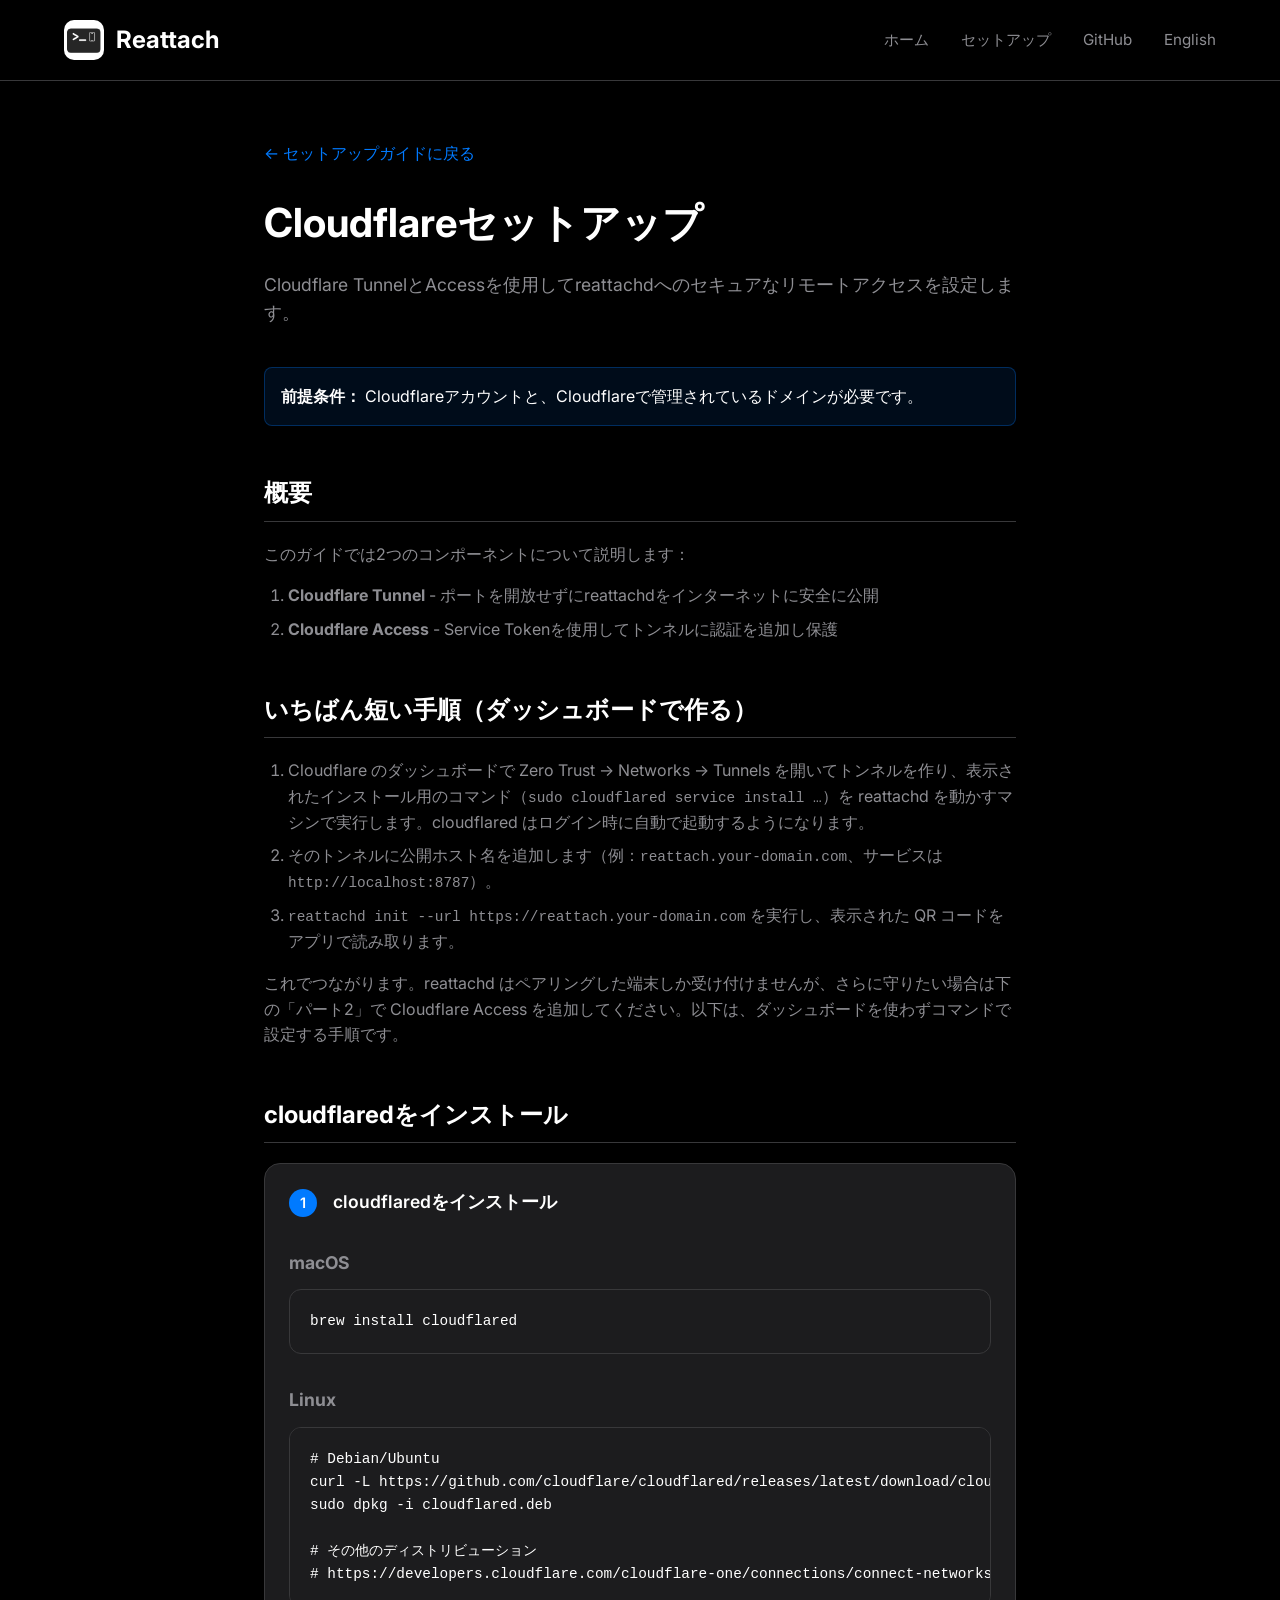
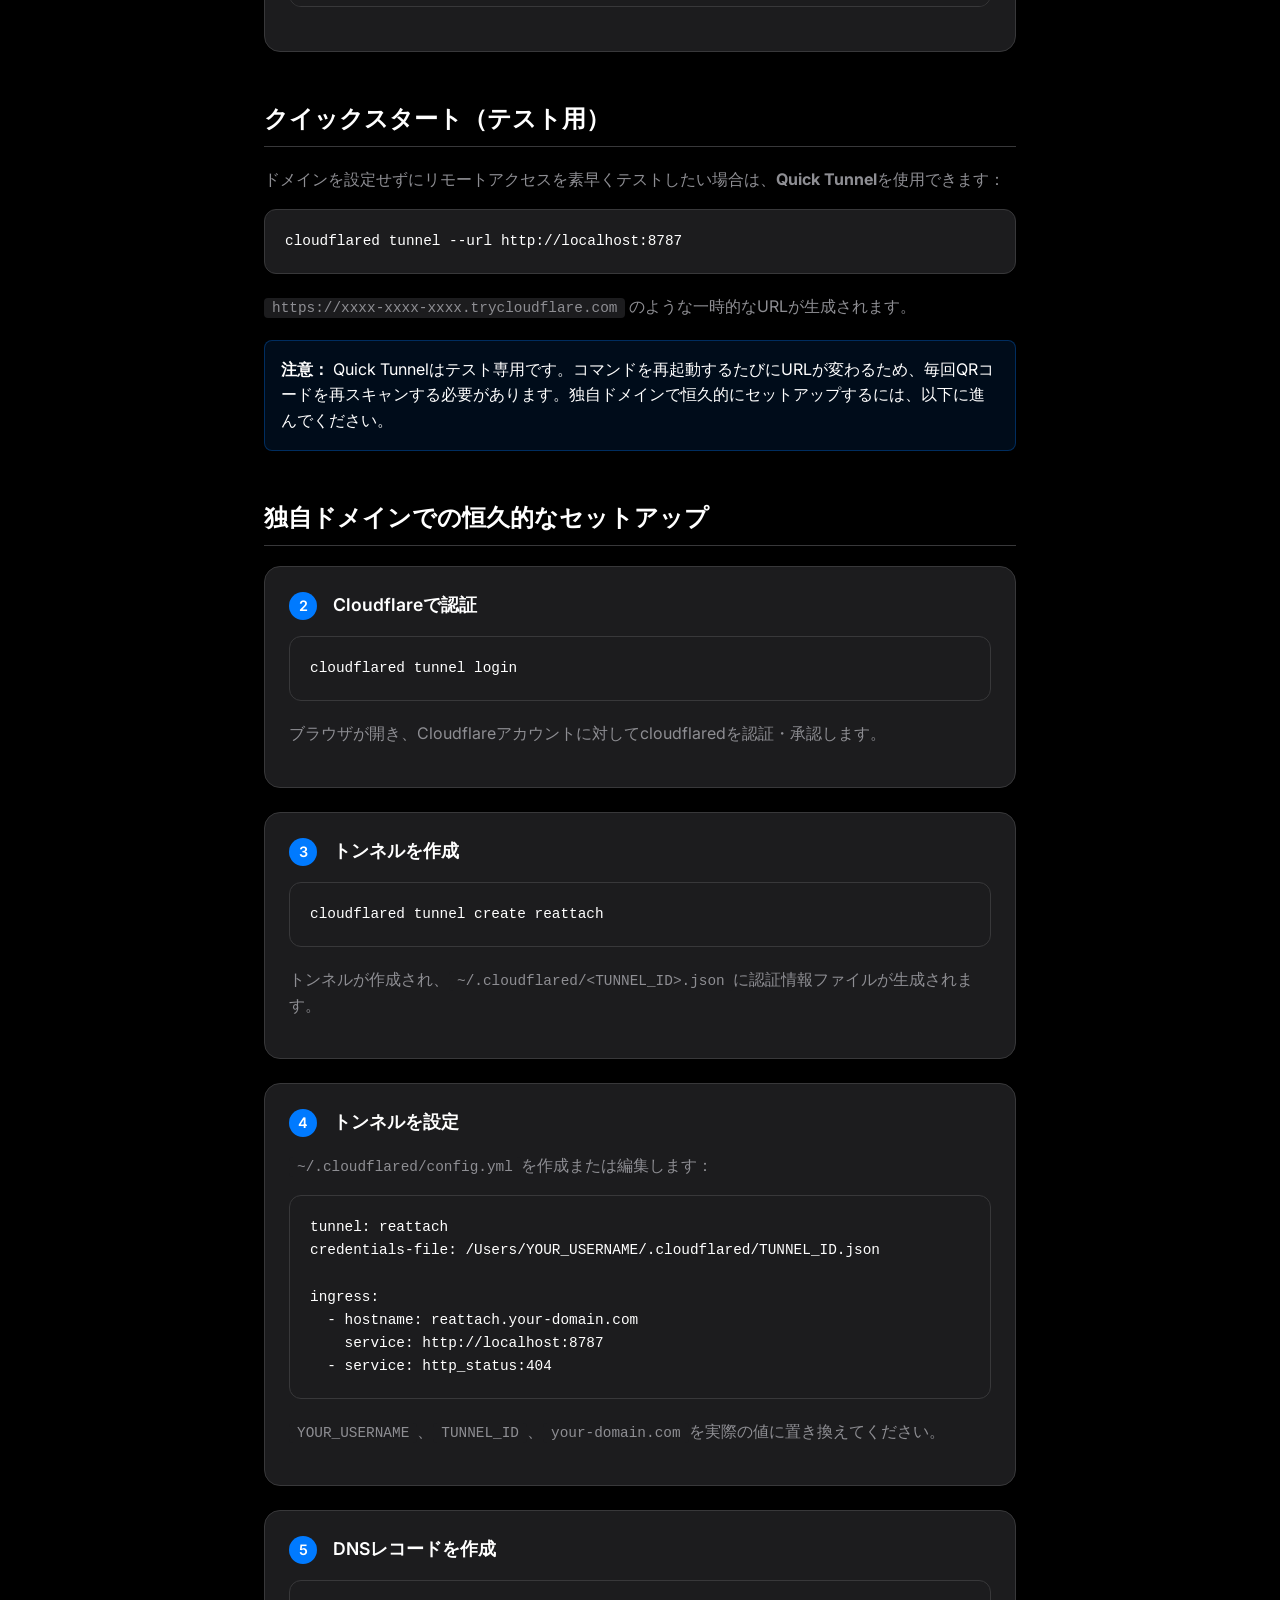
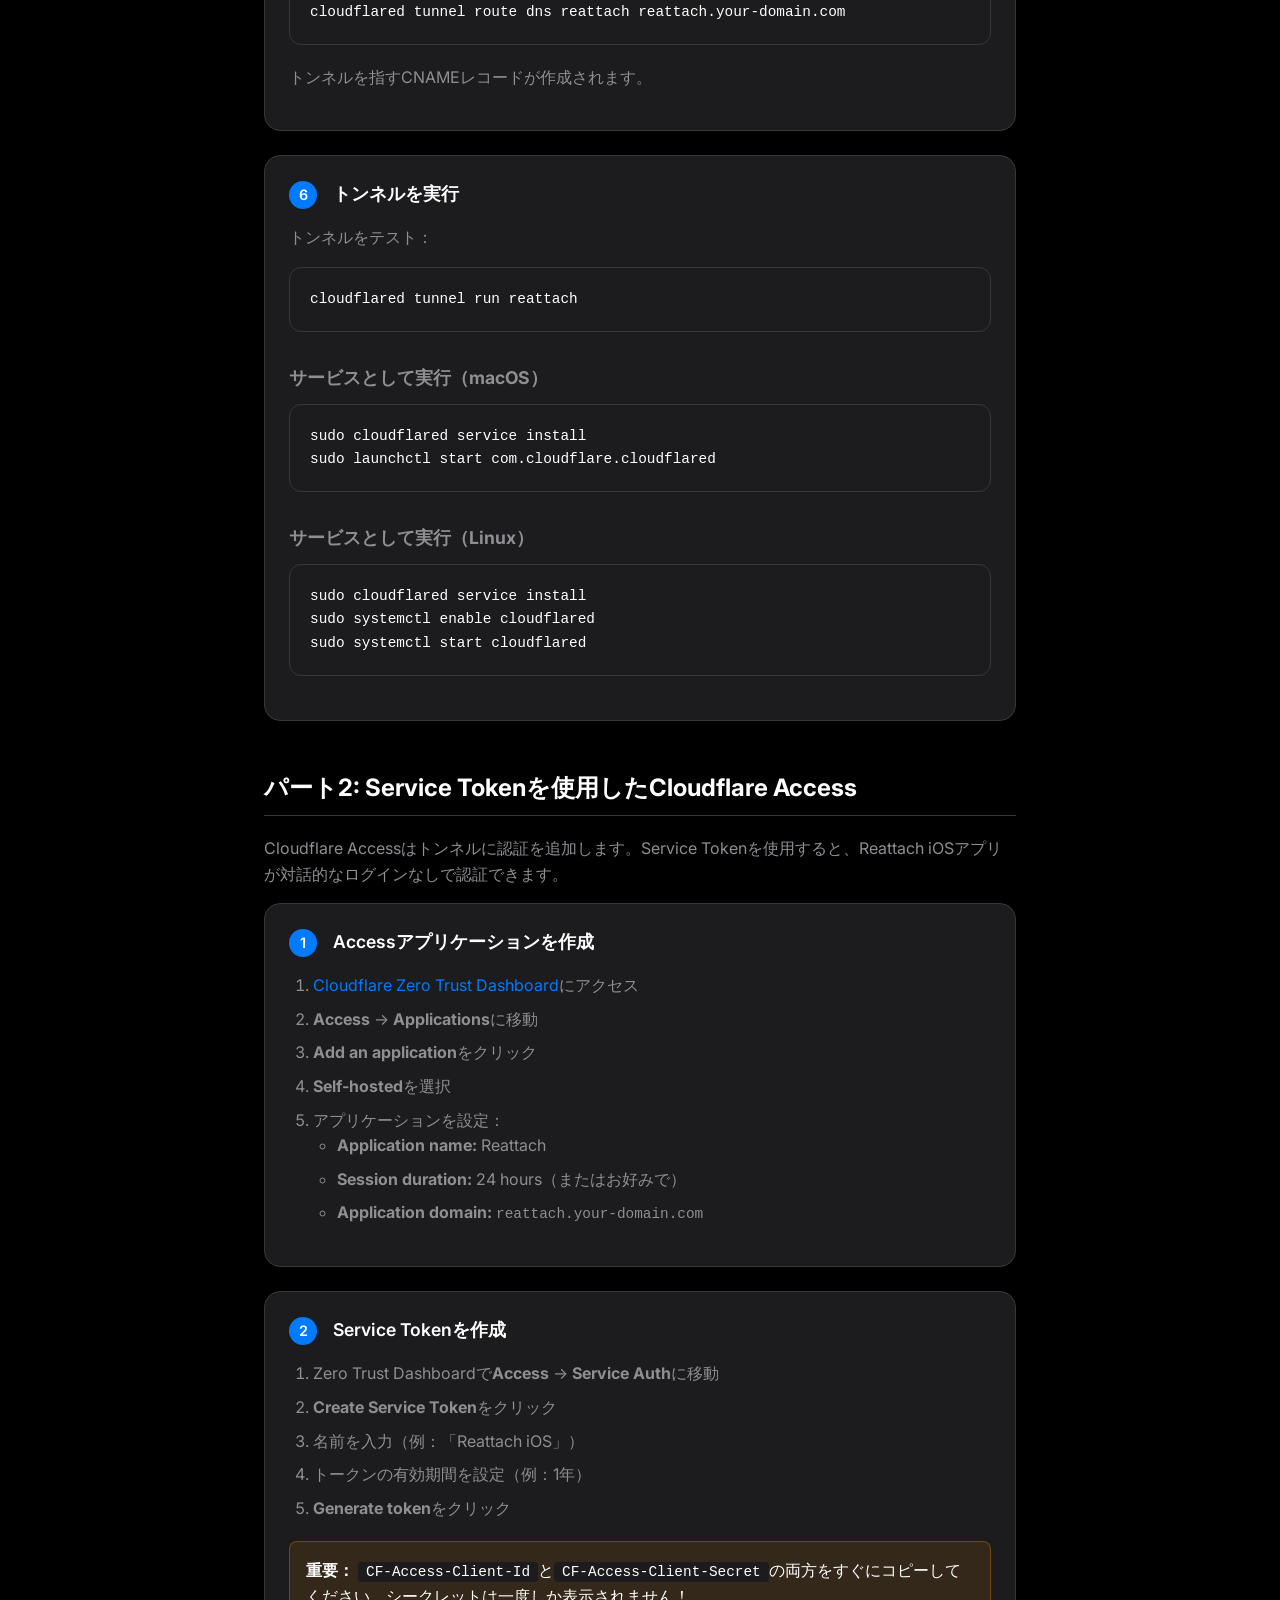
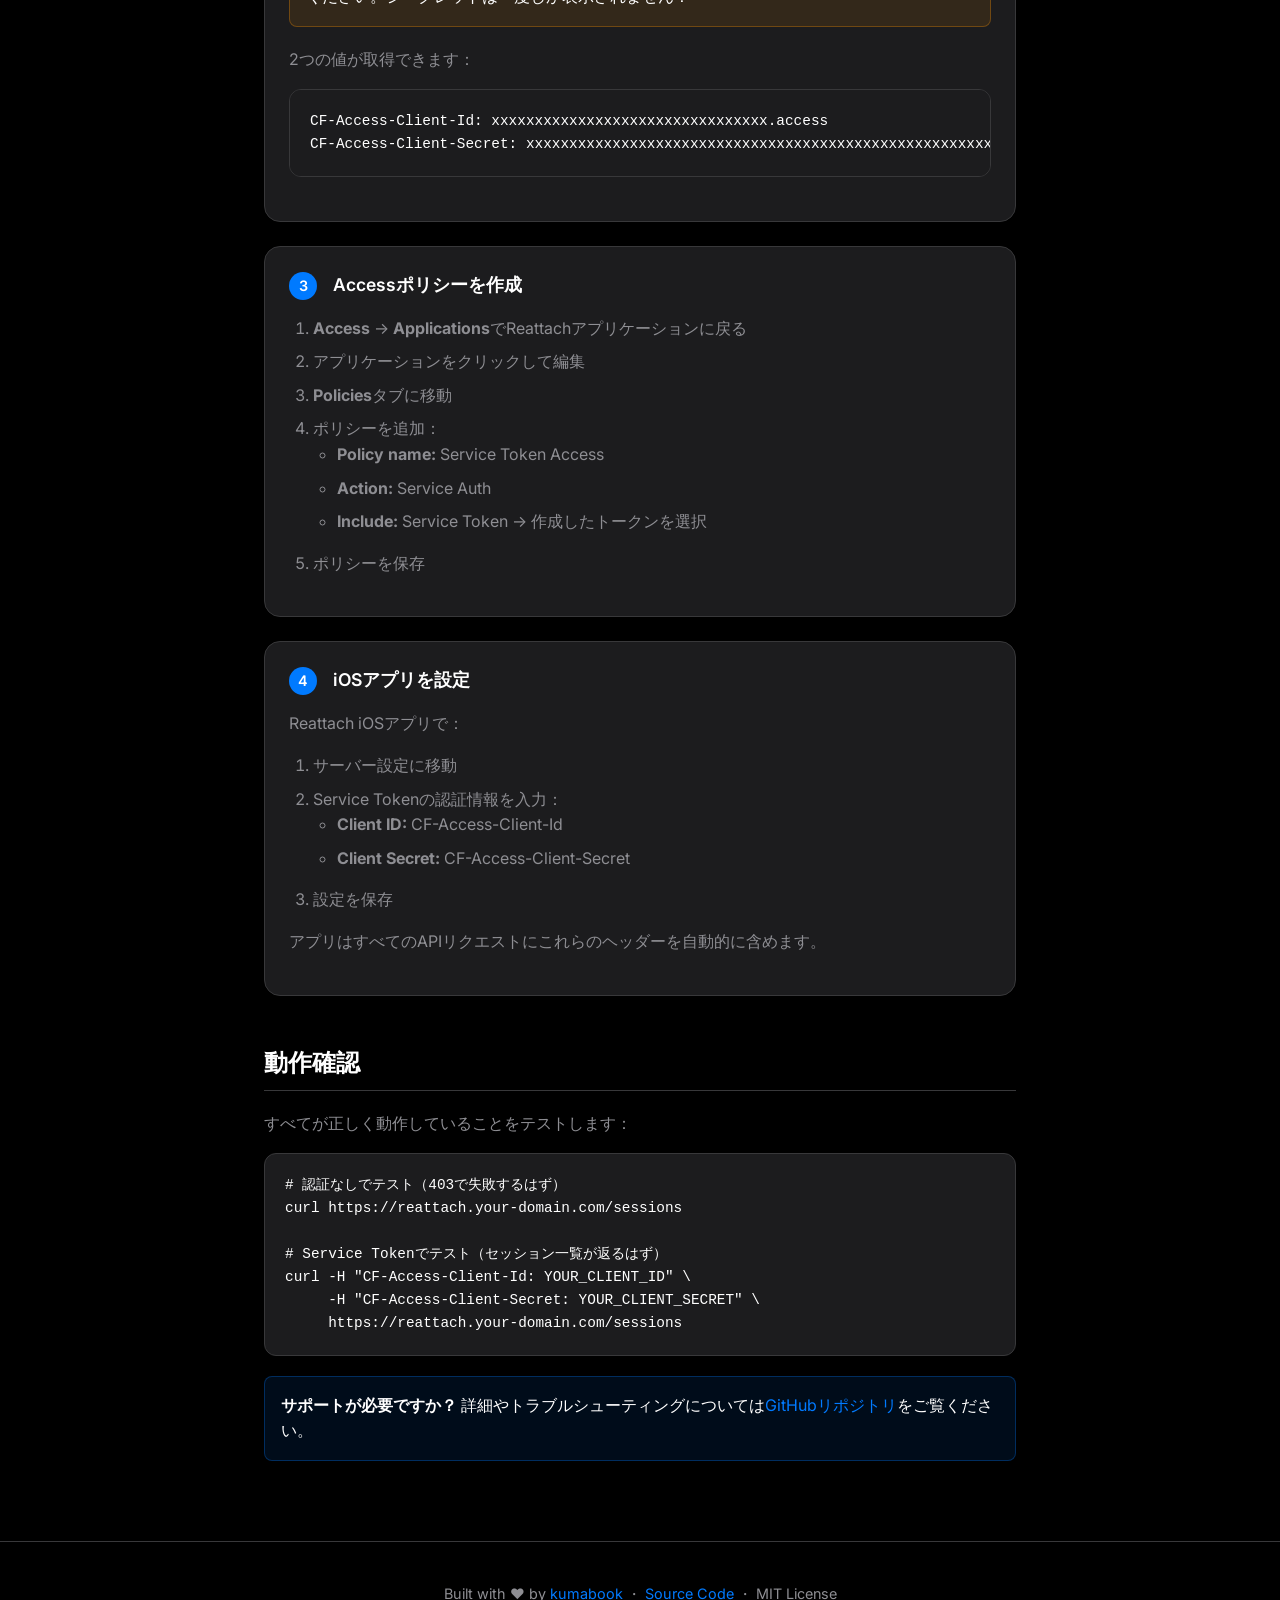
<file: docs/ja/cloudflare.html>
<!DOCTYPE html>
<html lang="ja">
<head>
    <meta charset="UTF-8">
    <meta name="viewport" content="width=device-width, initial-scale=1.0">
    <title>Cloudflareセットアップ - Reattach</title>
    <meta name="description" content="Cloudflare TunnelとAccessを使用してreattachdへのセキュアなリモートアクセスを設定する方法。">
    <link rel="preconnect" href="https://fonts.googleapis.com">
    <link rel="preconnect" href="https://fonts.gstatic.com" crossorigin>
    <link href="https://fonts.googleapis.com/css2?family=Inter:wght@400;500;600;700&display=swap" rel="stylesheet">
    <style>
        :root {
            --primary: #007AFF;
            --primary-dark: #0056CC;
            --bg: #000000;
            --bg-secondary: #1C1C1E;
            --text: #FFFFFF;
            --text-secondary: #8E8E93;
            --border: #38383A;
            --warning: #FF9500;
        }

        * {
            margin: 0;
            padding: 0;
            box-sizing: border-box;
        }

        body {
            font-family: 'Inter', -apple-system, BlinkMacSystemFont, sans-serif;
            background: var(--bg);
            color: var(--text);
            line-height: 1.6;
        }

        .container {
            max-width: 800px;
            margin: 0 auto;
            padding: 0 24px;
        }

        /* Header */
        header {
            padding: 20px 0;
            border-bottom: 1px solid var(--border);
        }

        nav {
            display: flex;
            justify-content: space-between;
            align-items: center;
            max-width: 1200px;
            margin: 0 auto;
            padding: 0 24px;
        }

        .logo {
            display: flex;
            align-items: center;
            gap: 12px;
            font-size: 1.5rem;
            font-weight: 700;
            text-decoration: none;
            color: var(--text);
        }

        .logo-icon {
            width: 40px;
            height: 40px;
            border-radius: 10px;
            object-fit: cover;
        }

        .nav-links {
            display: flex;
            gap: 32px;
        }

        .nav-links a {
            color: var(--text-secondary);
            text-decoration: none;
            font-size: 0.95rem;
            transition: color 0.2s;
        }

        .nav-links a:hover,
        .nav-links a.active {
            color: var(--text);
        }

        /* Content */
        .content {
            padding: 60px 0;
        }

        .content h1 {
            font-size: 2.5rem;
            margin-bottom: 16px;
        }

        .content .subtitle {
            color: var(--text-secondary);
            font-size: 1.1rem;
            margin-bottom: 40px;
        }

        .content h2 {
            font-size: 1.5rem;
            margin-top: 48px;
            margin-bottom: 20px;
            padding-bottom: 8px;
            border-bottom: 1px solid var(--border);
        }

        .content h3 {
            font-size: 1.1rem;
            margin-top: 32px;
            margin-bottom: 12px;
            color: var(--text-secondary);
        }

        .content p {
            color: var(--text-secondary);
            margin-bottom: 16px;
        }

        .content ul, .content ol {
            color: var(--text-secondary);
            margin-bottom: 16px;
            padding-left: 24px;
        }

        .content li {
            margin-bottom: 8px;
        }

        .content a {
            color: var(--primary);
            text-decoration: none;
        }

        .content a:hover {
            text-decoration: underline;
        }

        pre {
            background: var(--bg-secondary);
            border: 1px solid var(--border);
            border-radius: 12px;
            padding: 20px;
            overflow-x: auto;
            margin-bottom: 20px;
        }

        code {
            font-family: 'SF Mono', 'Menlo', monospace;
            font-size: 0.9rem;
        }

        p code {
            background: var(--bg-secondary);
            padding: 2px 8px;
            border-radius: 4px;
        }

        .step {
            background: var(--bg-secondary);
            border: 1px solid var(--border);
            border-radius: 16px;
            padding: 24px;
            margin-bottom: 24px;
        }

        .step-number {
            display: inline-block;
            width: 28px;
            height: 28px;
            background: var(--primary);
            color: white;
            border-radius: 50%;
            text-align: center;
            line-height: 28px;
            font-weight: 600;
            font-size: 0.9rem;
            margin-right: 12px;
        }

        .step-title {
            display: inline;
            font-size: 1.1rem;
            font-weight: 600;
        }

        .step-content {
            margin-top: 16px;
        }

        .note {
            background: rgba(0, 122, 255, 0.1);
            border: 1px solid rgba(0, 122, 255, 0.3);
            border-radius: 8px;
            padding: 16px;
            margin: 20px 0;
        }

        .note p {
            color: var(--text);
            margin: 0;
        }

        .warning {
            background: rgba(255, 149, 0, 0.1);
            border: 1px solid rgba(255, 149, 0, 0.3);
            border-radius: 8px;
            padding: 16px;
            margin: 20px 0;
        }

        .warning p {
            color: var(--text);
            margin: 0;
        }

        .back-link {
            display: inline-flex;
            align-items: center;
            gap: 8px;
            color: var(--primary);
            text-decoration: none;
            margin-bottom: 24px;
        }

        .back-link:hover {
            text-decoration: underline;
        }

        /* Footer */
        footer {
            padding: 40px 0;
            border-top: 1px solid var(--border);
            text-align: center;
        }

        footer p {
            color: var(--text-secondary);
            font-size: 0.9rem;
        }

        footer a {
            color: var(--primary);
            text-decoration: none;
        }

        footer a:hover {
            text-decoration: underline;
        }

        /* Responsive */
        @media (max-width: 768px) {
            .content h1 {
                font-size: 2rem;
            }

            .nav-links {
                display: none;
            }
        }
    </style>
</head>
<body>
    <header>
        <nav>
            <a href="/ja/" class="logo">
                <img src="../app-icon.png" alt="Reattach" class="logo-icon">
                Reattach
            </a>
            <div class="nav-links">
                <a href="/ja/">ホーム</a>
                <a href="/ja/setup.html">セットアップ</a>
                <a href="https://github.com/kumabook/Reattach">GitHub</a>
                <a href="/cloudflare.html">English</a>
            </div>
        </nav>
    </header>

    <main class="content">
        <div class="container">
            <a href="/ja/setup.html" class="back-link">&larr; セットアップガイドに戻る</a>

            <h1>Cloudflareセットアップ</h1>
            <p class="subtitle">Cloudflare TunnelとAccessを使用してreattachdへのセキュアなリモートアクセスを設定します。</p>

            <div class="note">
                <p><strong>前提条件：</strong> Cloudflareアカウントと、Cloudflareで管理されているドメインが必要です。</p>
            </div>

            <h2>概要</h2>
            <p>このガイドでは2つのコンポーネントについて説明します：</p>
            <ol>
                <li><strong>Cloudflare Tunnel</strong> - ポートを開放せずにreattachdをインターネットに安全に公開</li>
                <li><strong>Cloudflare Access</strong> - Service Tokenを使用してトンネルに認証を追加し保護</li>
            </ol>

            <h2>いちばん短い手順（ダッシュボードで作る）</h2>
            <ol>
                <li>Cloudflare のダッシュボードで Zero Trust → Networks → Tunnels を開いてトンネルを作り、表示されたインストール用のコマンド（<code>sudo cloudflared service install …</code>）を reattachd を動かすマシンで実行します。cloudflared はログイン時に自動で起動するようになります。</li>
                <li>そのトンネルに公開ホスト名を追加します（例：<code>reattach.your-domain.com</code>、サービスは <code>http://localhost:8787</code>）。</li>
                <li><code>reattachd init --url https://reattach.your-domain.com</code> を実行し、表示された QR コードをアプリで読み取ります。</li>
            </ol>
            <p>これでつながります。reattachd はペアリングした端末しか受け付けませんが、さらに守りたい場合は下の「パート2」で Cloudflare Access を追加してください。以下は、ダッシュボードを使わずコマンドで設定する手順です。</p>

            <h2>cloudflaredをインストール</h2>

            <div class="step">
                <span class="step-number">1</span>
                <span class="step-title">cloudflaredをインストール</span>
                <div class="step-content">
                    <h3>macOS</h3>
                    <pre><code>brew install cloudflared</code></pre>

                    <h3>Linux</h3>
                    <pre><code># Debian/Ubuntu
curl -L https://github.com/cloudflare/cloudflared/releases/latest/download/cloudflared-linux-amd64.deb -o cloudflared.deb
sudo dpkg -i cloudflared.deb

# その他のディストリビューション
# https://developers.cloudflare.com/cloudflare-one/connections/connect-networks/downloads/ を参照</code></pre>
                </div>
            </div>

            <h2>クイックスタート（テスト用）</h2>

            <p>ドメインを設定せずにリモートアクセスを素早くテストしたい場合は、<strong>Quick Tunnel</strong>を使用できます：</p>

            <pre><code>cloudflared tunnel --url http://localhost:8787</code></pre>

            <p><code>https://xxxx-xxxx-xxxx.trycloudflare.com</code> のような一時的なURLが生成されます。</p>

            <div class="note">
                <p><strong>注意：</strong> Quick Tunnelはテスト専用です。コマンドを再起動するたびにURLが変わるため、毎回QRコードを再スキャンする必要があります。独自ドメインで恒久的にセットアップするには、以下に進んでください。</p>
            </div>

            <h2>独自ドメインでの恒久的なセットアップ</h2>

            <div class="step">
                <span class="step-number">2</span>
                <span class="step-title">Cloudflareで認証</span>
                <div class="step-content">
                    <pre><code>cloudflared tunnel login</code></pre>
                    <p>ブラウザが開き、Cloudflareアカウントに対してcloudflaredを認証・承認します。</p>
                </div>
            </div>

            <div class="step">
                <span class="step-number">3</span>
                <span class="step-title">トンネルを作成</span>
                <div class="step-content">
                    <pre><code>cloudflared tunnel create reattach</code></pre>
                    <p>トンネルが作成され、<code>~/.cloudflared/&lt;TUNNEL_ID&gt;.json</code>に認証情報ファイルが生成されます。</p>
                </div>
            </div>

            <div class="step">
                <span class="step-number">4</span>
                <span class="step-title">トンネルを設定</span>
                <div class="step-content">
                    <p><code>~/.cloudflared/config.yml</code>を作成または編集します：</p>
                    <pre><code>tunnel: reattach
credentials-file: /Users/YOUR_USERNAME/.cloudflared/TUNNEL_ID.json

ingress:
  - hostname: reattach.your-domain.com
    service: http://localhost:8787
  - service: http_status:404</code></pre>
                    <p><code>YOUR_USERNAME</code>、<code>TUNNEL_ID</code>、<code>your-domain.com</code>を実際の値に置き換えてください。</p>
                </div>
            </div>

            <div class="step">
                <span class="step-number">5</span>
                <span class="step-title">DNSレコードを作成</span>
                <div class="step-content">
                    <pre><code>cloudflared tunnel route dns reattach reattach.your-domain.com</code></pre>
                    <p>トンネルを指すCNAMEレコードが作成されます。</p>
                </div>
            </div>

            <div class="step">
                <span class="step-number">6</span>
                <span class="step-title">トンネルを実行</span>
                <div class="step-content">
                    <p>トンネルをテスト：</p>
                    <pre><code>cloudflared tunnel run reattach</code></pre>

                    <h3>サービスとして実行（macOS）</h3>
                    <pre><code>sudo cloudflared service install
sudo launchctl start com.cloudflare.cloudflared</code></pre>

                    <h3>サービスとして実行（Linux）</h3>
                    <pre><code>sudo cloudflared service install
sudo systemctl enable cloudflared
sudo systemctl start cloudflared</code></pre>
                </div>
            </div>

            <h2>パート2: Service Tokenを使用したCloudflare Access</h2>

            <p>Cloudflare Accessはトンネルに認証を追加します。Service Tokenを使用すると、Reattach iOSアプリが対話的なログインなしで認証できます。</p>

            <div class="step">
                <span class="step-number">1</span>
                <span class="step-title">Accessアプリケーションを作成</span>
                <div class="step-content">
                    <ol>
                        <li><a href="https://one.dash.cloudflare.com/" target="_blank">Cloudflare Zero Trust Dashboard</a>にアクセス</li>
                        <li><strong>Access</strong> &rarr; <strong>Applications</strong>に移動</li>
                        <li><strong>Add an application</strong>をクリック</li>
                        <li><strong>Self-hosted</strong>を選択</li>
                        <li>アプリケーションを設定：
                            <ul>
                                <li><strong>Application name:</strong> Reattach</li>
                                <li><strong>Session duration:</strong> 24 hours（またはお好みで）</li>
                                <li><strong>Application domain:</strong> <code>reattach.your-domain.com</code></li>
                            </ul>
                        </li>
                    </ol>
                </div>
            </div>

            <div class="step">
                <span class="step-number">2</span>
                <span class="step-title">Service Tokenを作成</span>
                <div class="step-content">
                    <ol>
                        <li>Zero Trust Dashboardで<strong>Access</strong> &rarr; <strong>Service Auth</strong>に移動</li>
                        <li><strong>Create Service Token</strong>をクリック</li>
                        <li>名前を入力（例：「Reattach iOS」）</li>
                        <li>トークンの有効期間を設定（例：1年）</li>
                        <li><strong>Generate token</strong>をクリック</li>
                    </ol>

                    <div class="warning">
                        <p><strong>重要：</strong> <code>CF-Access-Client-Id</code>と<code>CF-Access-Client-Secret</code>の両方をすぐにコピーしてください。シークレットは一度しか表示されません！</p>
                    </div>

                    <p>2つの値が取得できます：</p>
                    <pre><code>CF-Access-Client-Id: xxxxxxxxxxxxxxxxxxxxxxxxxxxxxxxx.access
CF-Access-Client-Secret: xxxxxxxxxxxxxxxxxxxxxxxxxxxxxxxxxxxxxxxxxxxxxxxxxxxxxxxxxxxxxxxx</code></pre>
                </div>
            </div>

            <div class="step">
                <span class="step-number">3</span>
                <span class="step-title">Accessポリシーを作成</span>
                <div class="step-content">
                    <ol>
                        <li><strong>Access</strong> &rarr; <strong>Applications</strong>でReattachアプリケーションに戻る</li>
                        <li>アプリケーションをクリックして編集</li>
                        <li><strong>Policies</strong>タブに移動</li>
                        <li>ポリシーを追加：
                            <ul>
                                <li><strong>Policy name:</strong> Service Token Access</li>
                                <li><strong>Action:</strong> Service Auth</li>
                                <li><strong>Include:</strong> Service Token &rarr; 作成したトークンを選択</li>
                            </ul>
                        </li>
                        <li>ポリシーを保存</li>
                    </ol>
                </div>
            </div>

            <div class="step">
                <span class="step-number">4</span>
                <span class="step-title">iOSアプリを設定</span>
                <div class="step-content">
                    <p>Reattach iOSアプリで：</p>
                    <ol>
                        <li>サーバー設定に移動</li>
                        <li>Service Tokenの認証情報を入力：
                            <ul>
                                <li><strong>Client ID:</strong> CF-Access-Client-Id</li>
                                <li><strong>Client Secret:</strong> CF-Access-Client-Secret</li>
                            </ul>
                        </li>
                        <li>設定を保存</li>
                    </ol>
                    <p>アプリはすべてのAPIリクエストにこれらのヘッダーを自動的に含めます。</p>
                </div>
            </div>

            <h2>動作確認</h2>

            <p>すべてが正しく動作していることをテストします：</p>

            <pre><code># 認証なしでテスト（403で失敗するはず）
curl https://reattach.your-domain.com/sessions

# Service Tokenでテスト（セッション一覧が返るはず）
curl -H "CF-Access-Client-Id: YOUR_CLIENT_ID" \
     -H "CF-Access-Client-Secret: YOUR_CLIENT_SECRET" \
     https://reattach.your-domain.com/sessions</code></pre>

            <div class="note">
                <p><strong>サポートが必要ですか？</strong> 詳細やトラブルシューティングについては<a href="https://github.com/kumabook/Reattach">GitHubリポジトリ</a>をご覧ください。</p>
            </div>
        </div>
    </main>

    <footer>
        <div class="container">
            <p>
                Built with &#10084; by <a href="https://github.com/kumabook">kumabook</a> ・
                <a href="https://github.com/kumabook/Reattach">Source Code</a> ・
                MIT License
            </p>
        </div>
    </footer>
</body>
</html>
</file>
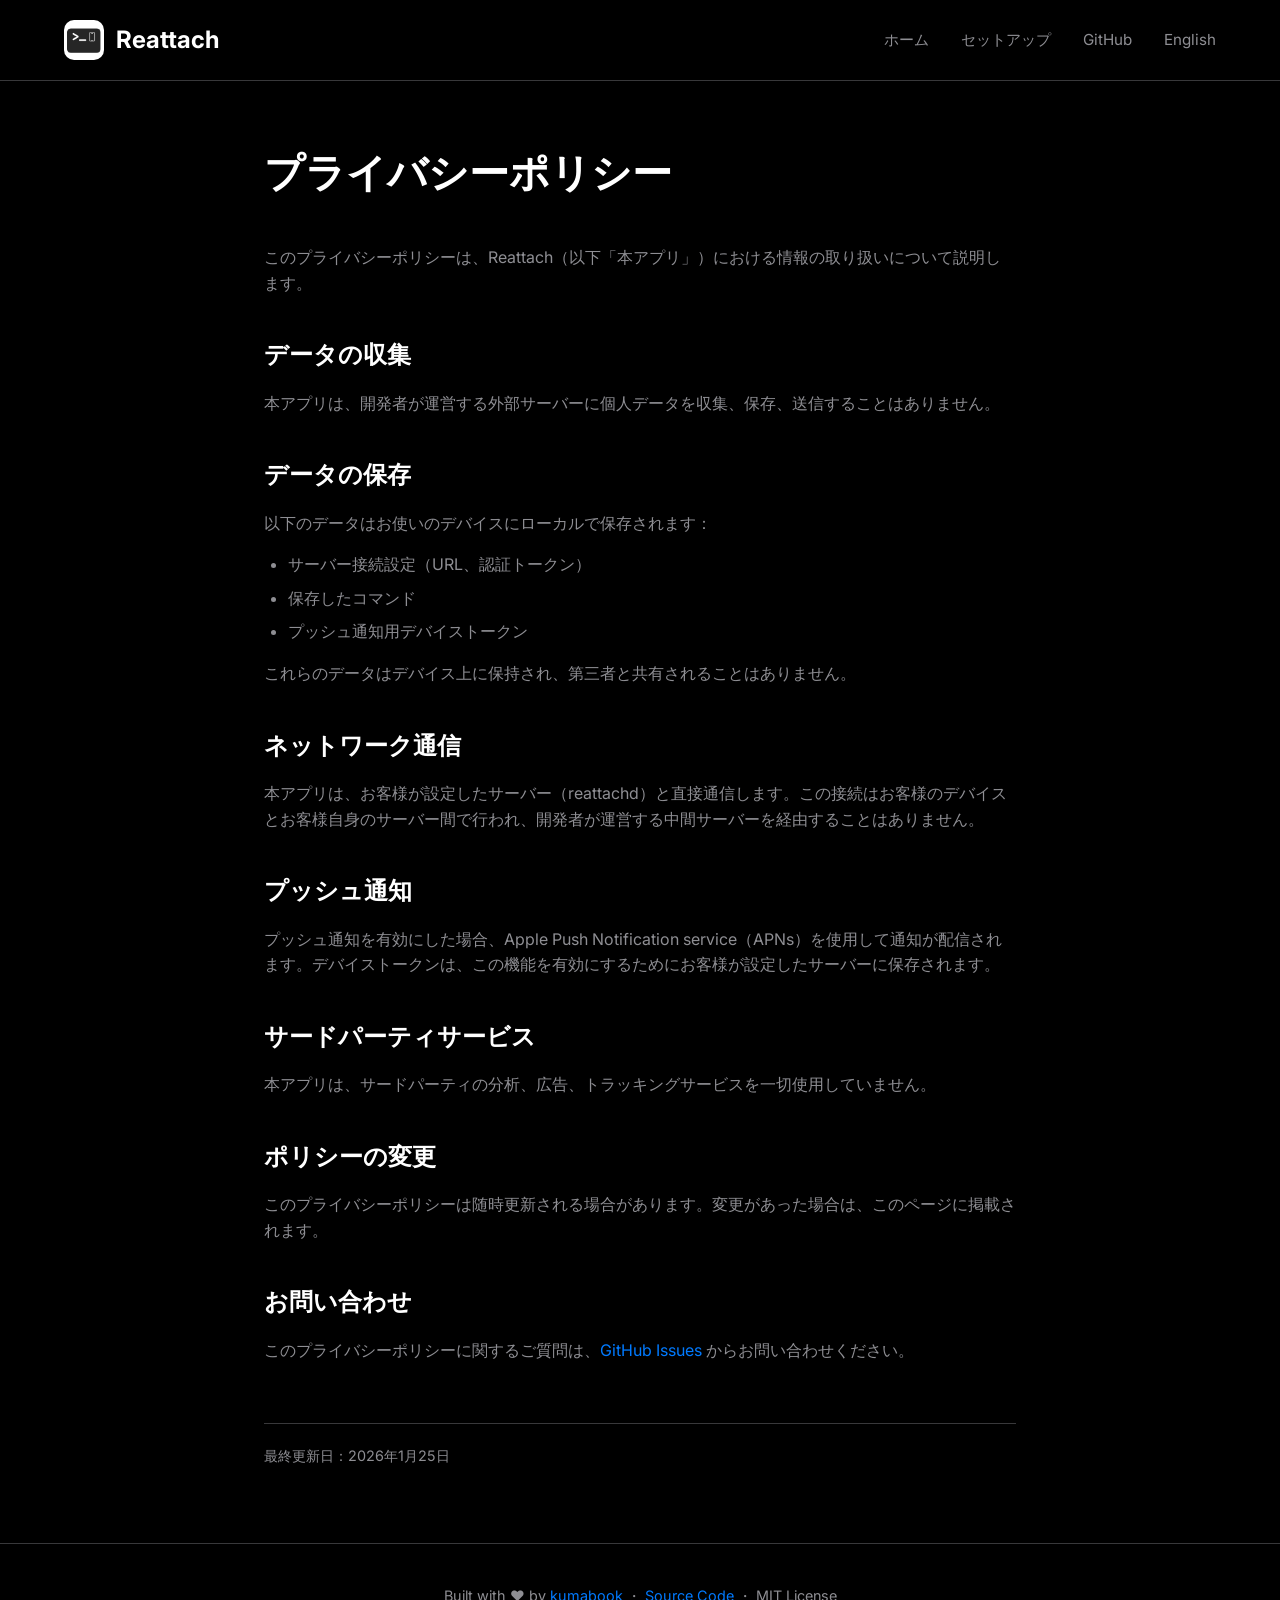
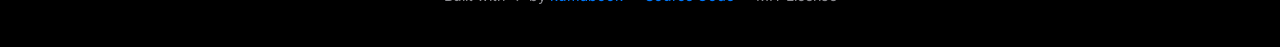
<file: docs/ja/privacy.html>
<!DOCTYPE html>
<html lang="ja">
<head>
    <meta charset="UTF-8">
    <meta name="viewport" content="width=device-width, initial-scale=1.0">
    <title>プライバシーポリシー - Reattach</title>
    <meta name="description" content="Reattach iOSアプリのプライバシーポリシー">
    <link rel="preconnect" href="https://fonts.googleapis.com">
    <link rel="preconnect" href="https://fonts.gstatic.com" crossorigin>
    <link href="https://fonts.googleapis.com/css2?family=Inter:wght@400;500;600;700&display=swap" rel="stylesheet">
    <style>
        :root {
            --primary: #007AFF;
            --primary-dark: #0056CC;
            --bg: #000000;
            --bg-secondary: #1C1C1E;
            --text: #FFFFFF;
            --text-secondary: #8E8E93;
            --border: #38383A;
        }

        * {
            margin: 0;
            padding: 0;
            box-sizing: border-box;
        }

        body {
            font-family: 'Inter', -apple-system, BlinkMacSystemFont, sans-serif;
            background: var(--bg);
            color: var(--text);
            line-height: 1.6;
        }

        .container {
            max-width: 800px;
            margin: 0 auto;
            padding: 0 24px;
        }

        header {
            padding: 20px 0;
            border-bottom: 1px solid var(--border);
        }

        nav {
            display: flex;
            justify-content: space-between;
            align-items: center;
            max-width: 1200px;
            margin: 0 auto;
            padding: 0 24px;
        }

        .logo {
            display: flex;
            align-items: center;
            gap: 12px;
            font-size: 1.5rem;
            font-weight: 700;
            text-decoration: none;
            color: var(--text);
        }

        .logo-icon {
            width: 40px;
            height: 40px;
            border-radius: 10px;
            object-fit: cover;
        }

        .nav-links {
            display: flex;
            gap: 32px;
        }

        .nav-links a {
            color: var(--text-secondary);
            text-decoration: none;
            font-size: 0.95rem;
            transition: color 0.2s;
        }

        .nav-links a:hover {
            color: var(--text);
        }

        .content {
            padding: 60px 0;
        }

        .content h1 {
            font-size: 2.5rem;
            margin-bottom: 40px;
        }

        .content h2 {
            font-size: 1.5rem;
            margin-top: 40px;
            margin-bottom: 16px;
        }

        .content p {
            color: var(--text-secondary);
            margin-bottom: 16px;
        }

        .content ul {
            color: var(--text-secondary);
            margin-bottom: 16px;
            padding-left: 24px;
        }

        .content li {
            margin-bottom: 8px;
        }

        .content a {
            color: var(--primary);
            text-decoration: none;
        }

        .content a:hover {
            text-decoration: underline;
        }

        .last-updated {
            margin-top: 60px;
            padding-top: 20px;
            border-top: 1px solid var(--border);
            font-size: 0.9rem;
            color: var(--text-secondary);
        }

        footer {
            padding: 40px 0;
            border-top: 1px solid var(--border);
            text-align: center;
        }

        footer p {
            color: var(--text-secondary);
            font-size: 0.9rem;
        }

        footer a {
            color: var(--primary);
            text-decoration: none;
        }

        footer a:hover {
            text-decoration: underline;
        }

        @media (max-width: 768px) {
            .content h1 {
                font-size: 2rem;
            }

            .nav-links {
                display: none;
            }
        }
    </style>
</head>
<body>
    <header>
        <nav>
            <a href="/ja/" class="logo">
                <img src="../app-icon.png" alt="Reattach" class="logo-icon">
                Reattach
            </a>
            <div class="nav-links">
                <a href="/ja/">ホーム</a>
                <a href="/ja/setup.html">セットアップ</a>
                <a href="https://github.com/kumabook/Reattach">GitHub</a>
                <a href="/privacy.html">English</a>
            </div>
        </nav>
    </header>

    <main class="content">
        <div class="container">
            <h1>プライバシーポリシー</h1>

            <p>このプライバシーポリシーは、Reattach（以下「本アプリ」）における情報の取り扱いについて説明します。</p>

            <h2>データの収集</h2>
            <p>本アプリは、開発者が運営する外部サーバーに個人データを収集、保存、送信することはありません。</p>

            <h2>データの保存</h2>
            <p>以下のデータはお使いのデバイスにローカルで保存されます：</p>
            <ul>
                <li>サーバー接続設定（URL、認証トークン）</li>
                <li>保存したコマンド</li>
                <li>プッシュ通知用デバイストークン</li>
            </ul>
            <p>これらのデータはデバイス上に保持され、第三者と共有されることはありません。</p>

            <h2>ネットワーク通信</h2>
            <p>本アプリは、お客様が設定したサーバー（reattachd）と直接通信します。この接続はお客様のデバイスとお客様自身のサーバー間で行われ、開発者が運営する中間サーバーを経由することはありません。</p>

            <h2>プッシュ通知</h2>
            <p>プッシュ通知を有効にした場合、Apple Push Notification service（APNs）を使用して通知が配信されます。デバイストークンは、この機能を有効にするためにお客様が設定したサーバーに保存されます。</p>

            <h2>サードパーティサービス</h2>
            <p>本アプリは、サードパーティの分析、広告、トラッキングサービスを一切使用していません。</p>

            <h2>ポリシーの変更</h2>
            <p>このプライバシーポリシーは随時更新される場合があります。変更があった場合は、このページに掲載されます。</p>

            <h2>お問い合わせ</h2>
            <p>このプライバシーポリシーに関するご質問は、<a href="https://github.com/kumabook/Reattach/issues">GitHub Issues</a> からお問い合わせください。</p>

            <p class="last-updated">最終更新日：2026年1月25日</p>
        </div>
    </main>

    <footer>
        <div class="container">
            <p>
                Built with ❤️ by <a href="https://github.com/kumabook">kumabook</a> ・
                <a href="https://github.com/kumabook/Reattach">Source Code</a> ・
                MIT License
            </p>
        </div>
    </footer>
</body>
</html>
</file>
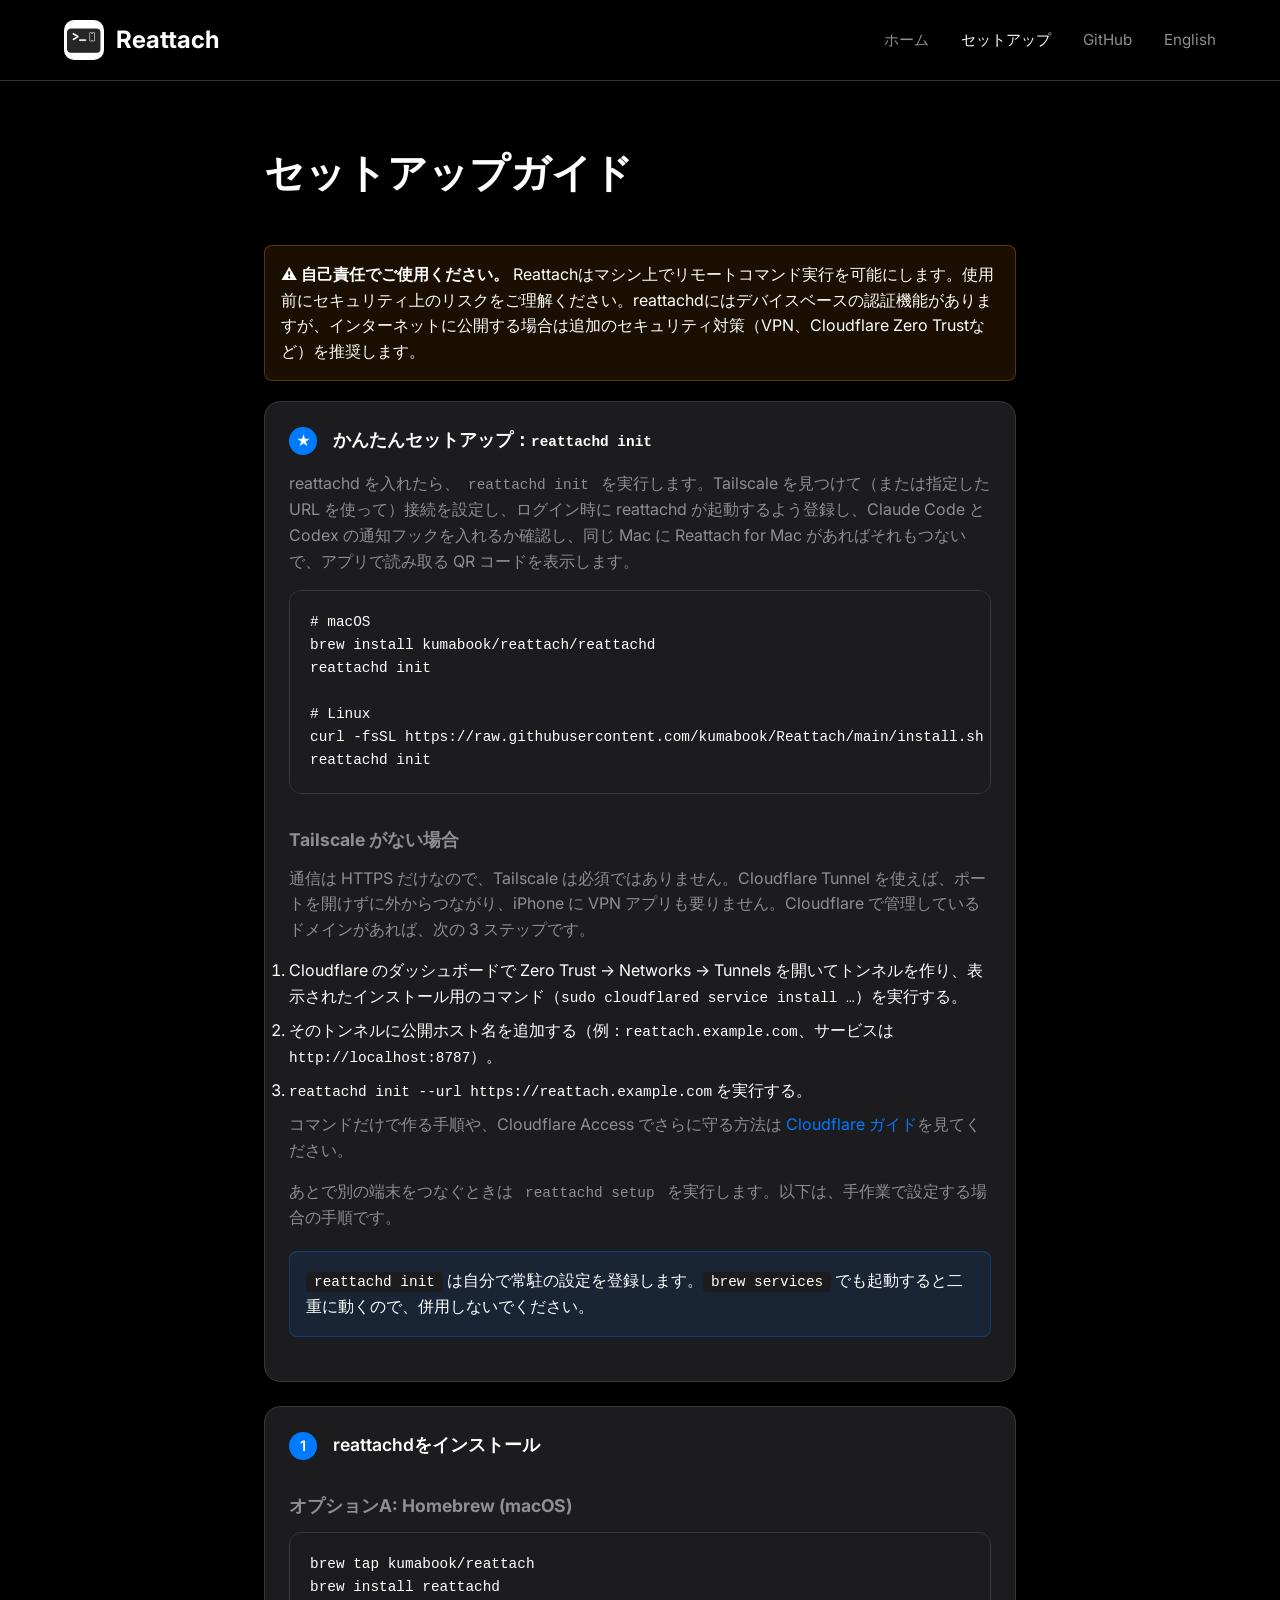
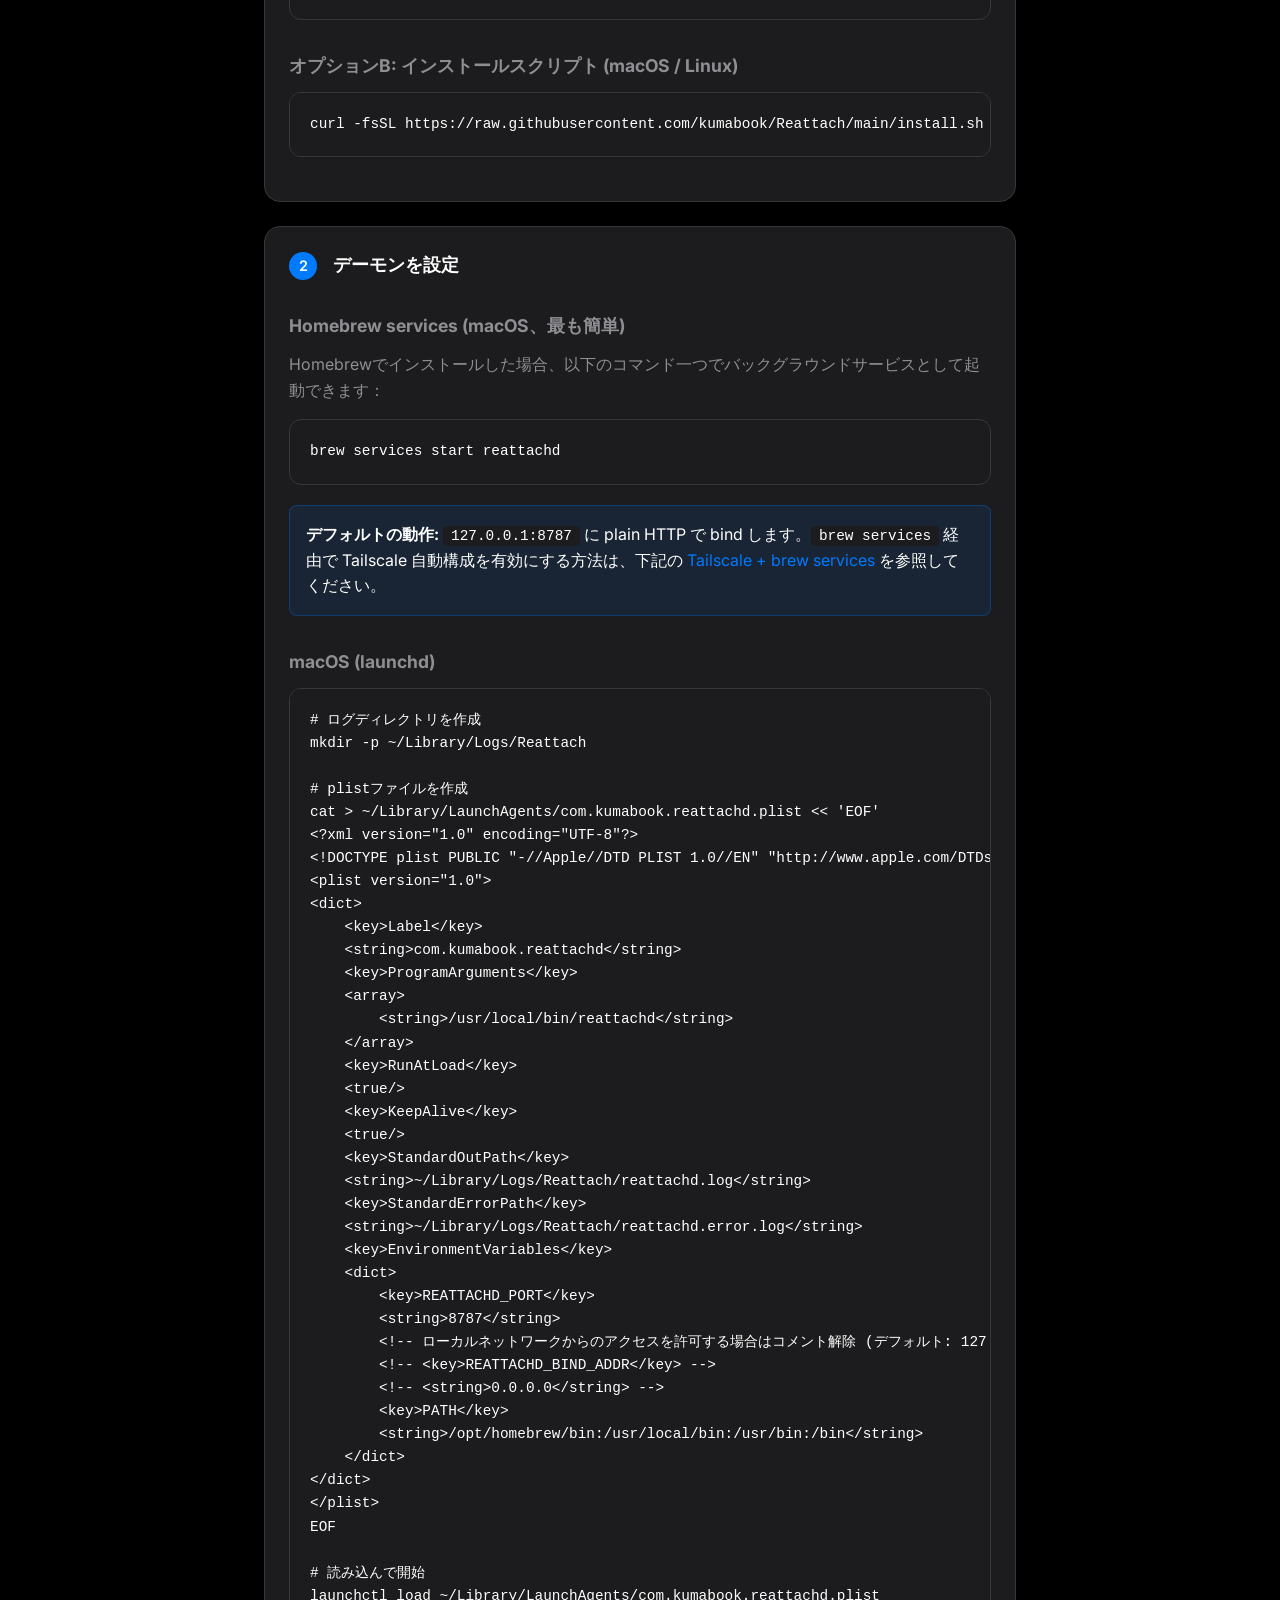
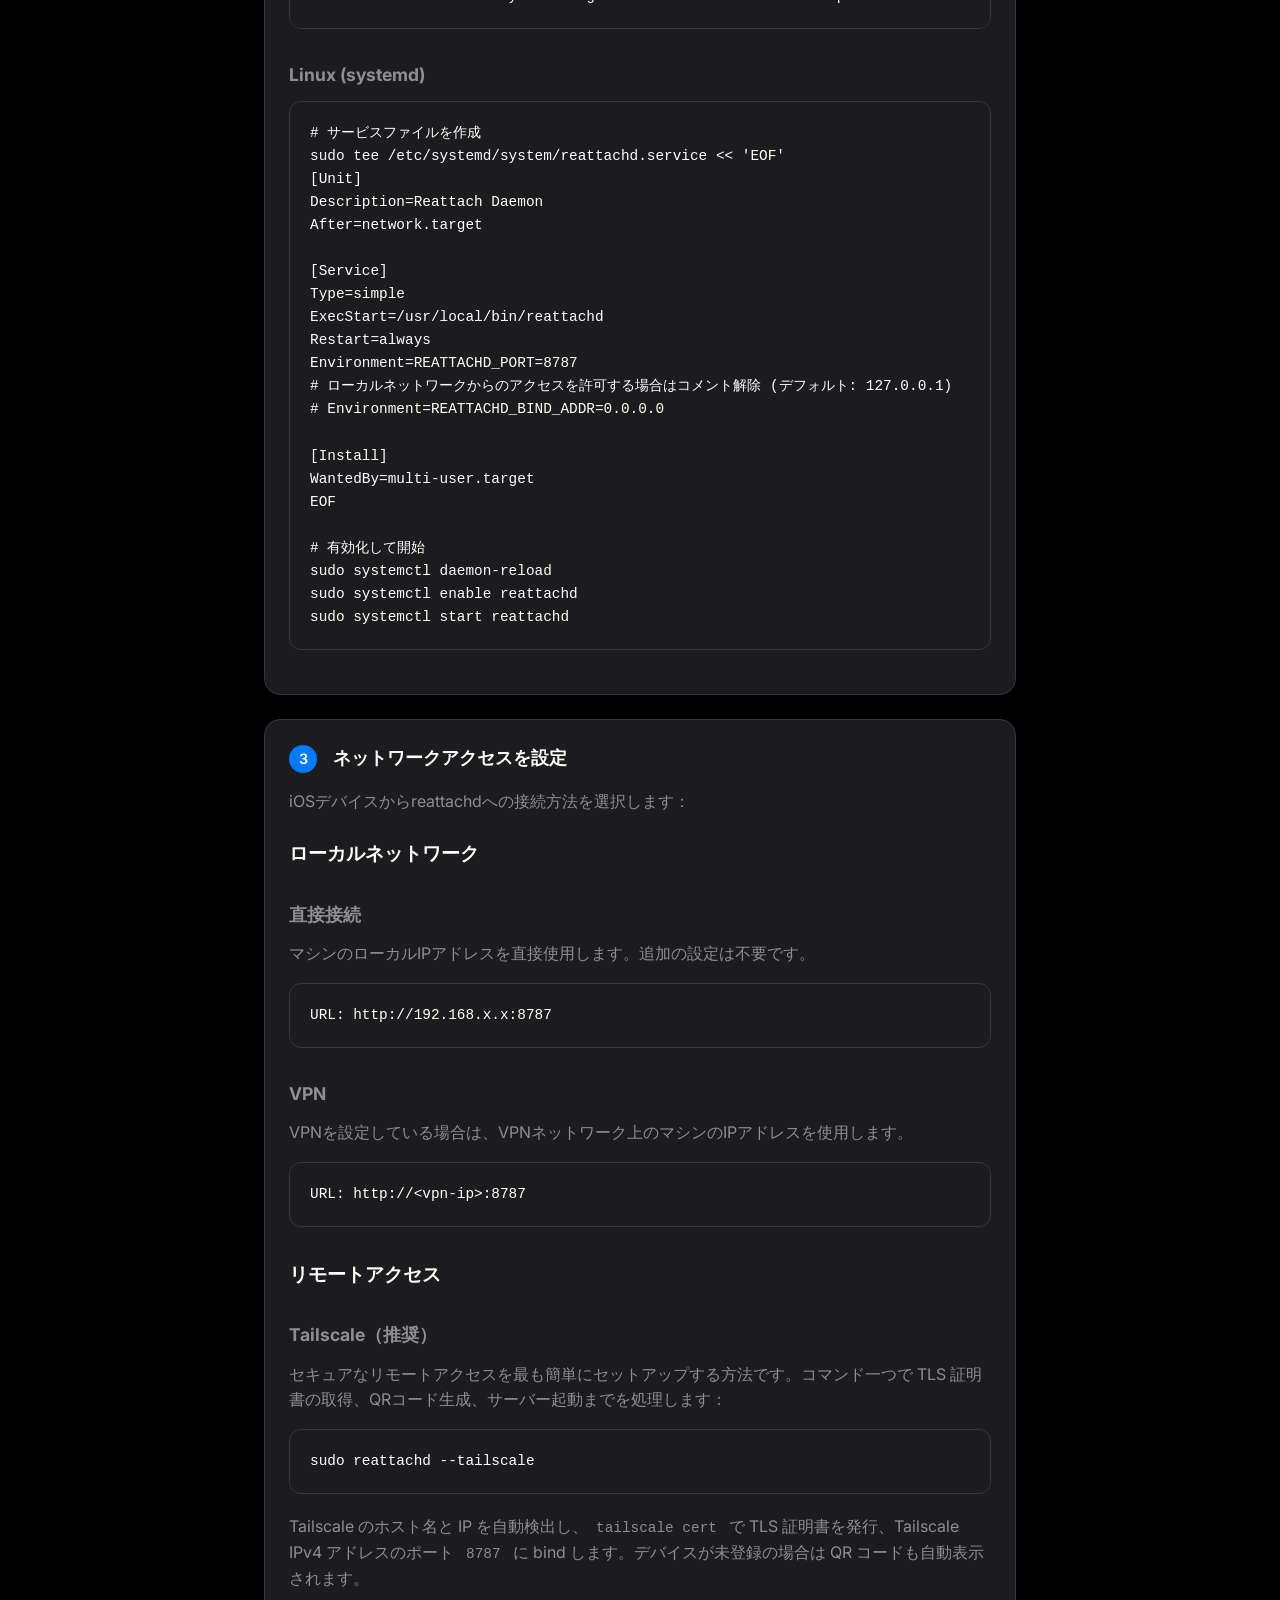
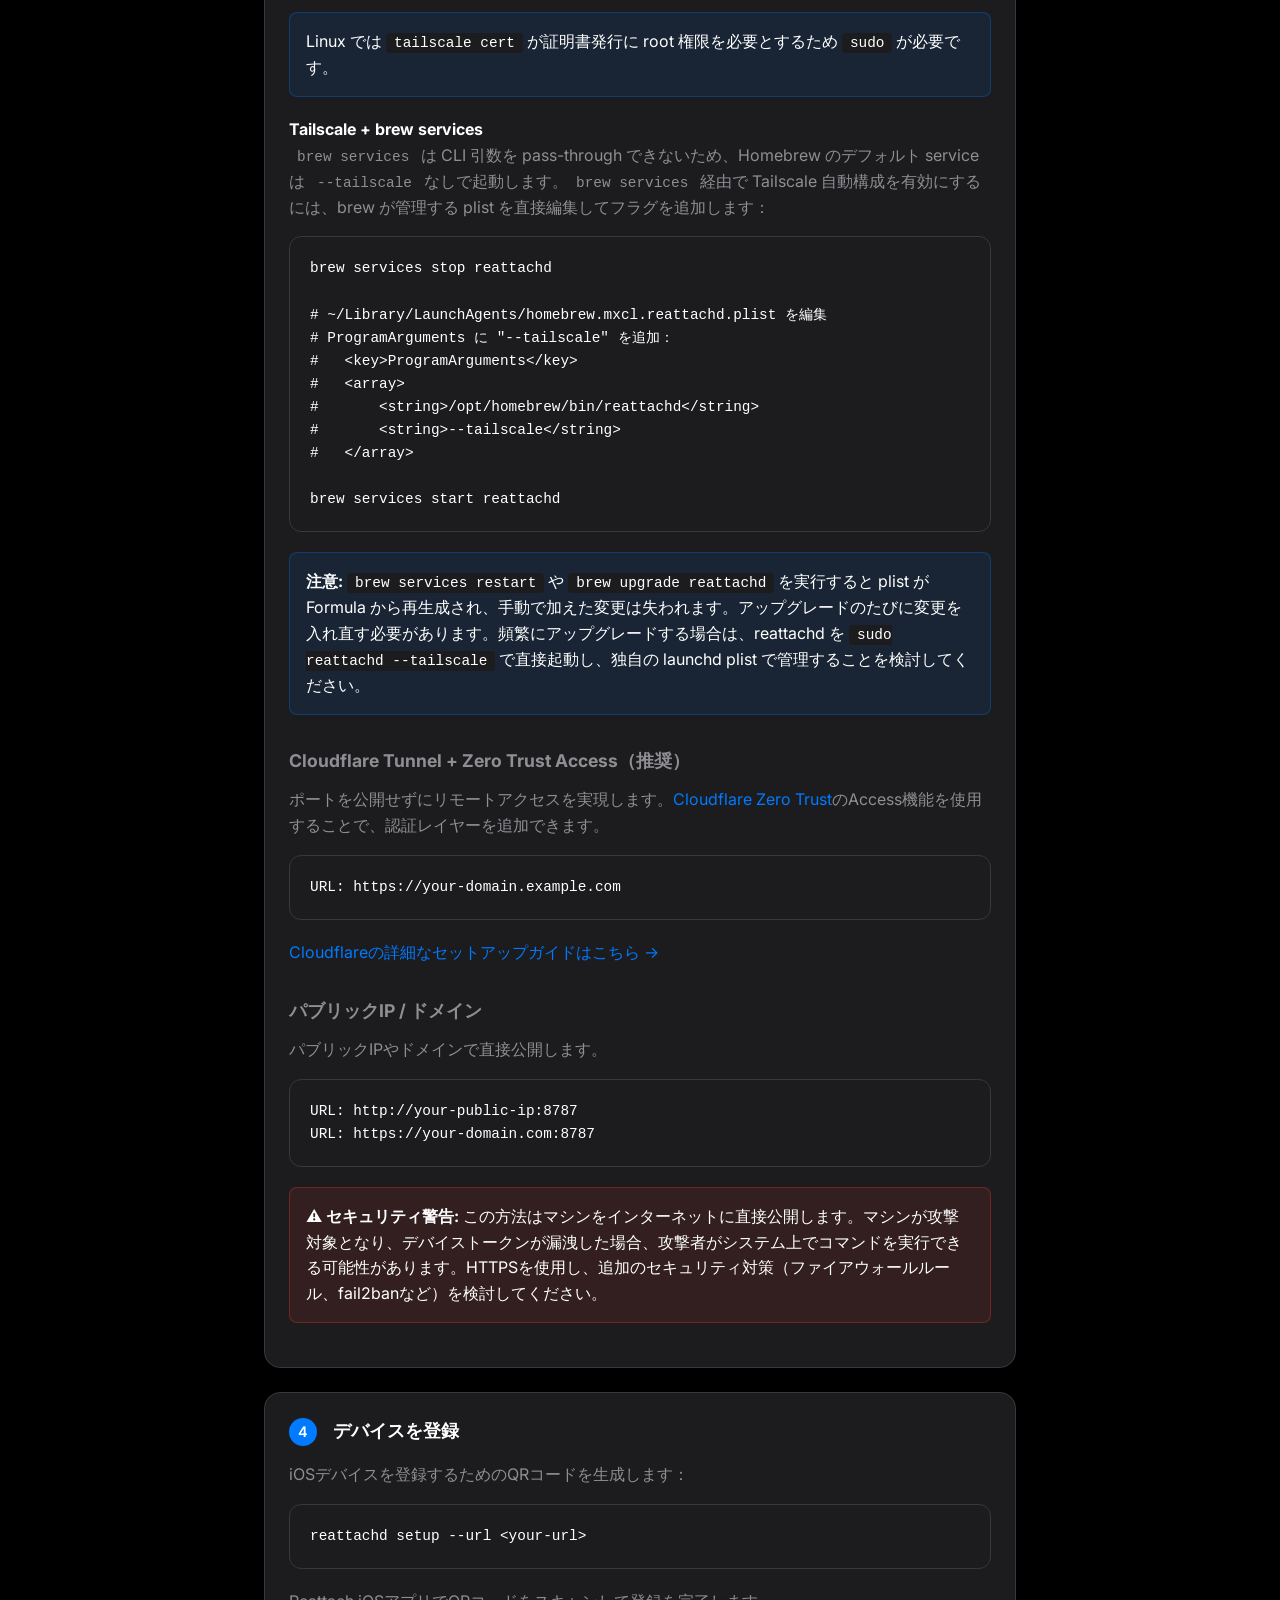
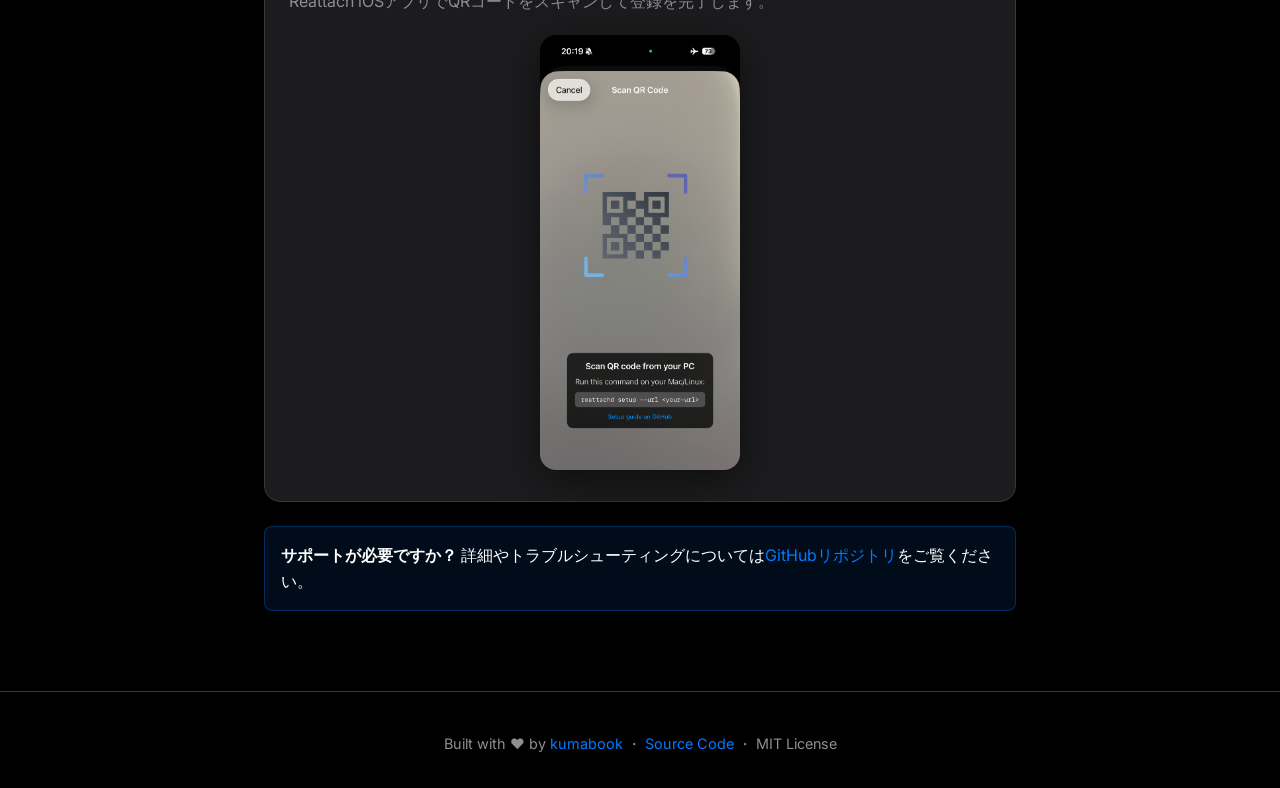
<file: docs/ja/setup.html>
<!DOCTYPE html>
<html lang="ja">
<head>
    <meta charset="UTF-8">
    <meta name="viewport" content="width=device-width, initial-scale=1.0">
    <title>セットアップガイド - Reattach</title>
    <meta name="description" content="MacまたはLinuxでreattachdをセットアップする方法。">
    <link rel="preconnect" href="https://fonts.googleapis.com">
    <link rel="preconnect" href="https://fonts.gstatic.com" crossorigin>
    <link href="https://fonts.googleapis.com/css2?family=Inter:wght@400;500;600;700&display=swap" rel="stylesheet">
    <style>
        :root {
            --primary: #007AFF;
            --primary-dark: #0056CC;
            --bg: #000000;
            --bg-secondary: #1C1C1E;
            --text: #FFFFFF;
            --text-secondary: #8E8E93;
            --border: #38383A;
        }

        * {
            margin: 0;
            padding: 0;
            box-sizing: border-box;
        }

        body {
            font-family: 'Inter', -apple-system, BlinkMacSystemFont, sans-serif;
            background: var(--bg);
            color: var(--text);
            line-height: 1.6;
        }

        .container {
            max-width: 800px;
            margin: 0 auto;
            padding: 0 24px;
        }

        /* Header */
        header {
            padding: 20px 0;
            border-bottom: 1px solid var(--border);
        }

        nav {
            display: flex;
            justify-content: space-between;
            align-items: center;
            max-width: 1200px;
            margin: 0 auto;
            padding: 0 24px;
        }

        .logo {
            display: flex;
            align-items: center;
            gap: 12px;
            font-size: 1.5rem;
            font-weight: 700;
            text-decoration: none;
            color: var(--text);
        }

        .logo-icon {
            width: 40px;
            height: 40px;
            border-radius: 10px;
            object-fit: cover;
        }

        .nav-links {
            display: flex;
            gap: 32px;
        }

        .nav-links a {
            color: var(--text-secondary);
            text-decoration: none;
            font-size: 0.95rem;
            transition: color 0.2s;
        }

        .nav-links a:hover,
        .nav-links a.active {
            color: var(--text);
        }

        /* Content */
        .content {
            padding: 60px 0;
        }

        .content h1 {
            font-size: 2.5rem;
            margin-bottom: 40px;
        }

        .content h2 {
            font-size: 1.5rem;
            margin-top: 48px;
            margin-bottom: 20px;
            padding-bottom: 8px;
            border-bottom: 1px solid var(--border);
        }

        .content h3 {
            font-size: 1.1rem;
            margin-top: 32px;
            margin-bottom: 12px;
            color: var(--text-secondary);
        }

        .content p {
            color: var(--text-secondary);
            margin-bottom: 16px;
        }

        .content ul {
            color: var(--text-secondary);
            margin-bottom: 16px;
            padding-left: 24px;
        }

        .content li {
            margin-bottom: 8px;
        }

        .content a {
            color: var(--primary);
            text-decoration: none;
        }

        .content a:hover {
            text-decoration: underline;
        }

        pre {
            background: var(--bg-secondary);
            border: 1px solid var(--border);
            border-radius: 12px;
            padding: 20px;
            overflow-x: auto;
            margin-bottom: 20px;
        }

        code {
            font-family: 'SF Mono', 'Menlo', monospace;
            font-size: 0.9rem;
        }

        p code {
            background: var(--bg-secondary);
            padding: 2px 8px;
            border-radius: 4px;
        }

        .step {
            background: var(--bg-secondary);
            border: 1px solid var(--border);
            border-radius: 16px;
            padding: 24px;
            margin-bottom: 24px;
        }

        .step-number {
            display: inline-block;
            width: 28px;
            height: 28px;
            background: var(--primary);
            color: white;
            border-radius: 50%;
            text-align: center;
            line-height: 28px;
            font-weight: 600;
            font-size: 0.9rem;
            margin-right: 12px;
        }

        .step-title {
            display: inline;
            font-size: 1.1rem;
            font-weight: 600;
        }

        .step-content {
            margin-top: 16px;
        }

        .note {
            background: rgba(0, 122, 255, 0.1);
            border: 1px solid rgba(0, 122, 255, 0.3);
            border-radius: 8px;
            padding: 16px;
            margin: 20px 0;
        }

        .note p {
            color: var(--text);
            margin: 0;
        }

        .step-image {
            margin-top: 20px;
            text-align: center;
        }

        .step-image img {
            max-width: 200px;
            border-radius: 16px;
            box-shadow: 0 10px 40px rgba(0, 0, 0, 0.5);
        }

        /* Footer */
        footer {
            padding: 40px 0;
            border-top: 1px solid var(--border);
            text-align: center;
        }

        footer p {
            color: var(--text-secondary);
            font-size: 0.9rem;
        }

        footer a {
            color: var(--primary);
            text-decoration: none;
        }

        footer a:hover {
            text-decoration: underline;
        }

        /* Responsive */
        @media (max-width: 768px) {
            .content h1 {
                font-size: 2rem;
            }

            .nav-links {
                display: none;
            }
        }
    </style>
</head>
<body>
    <header>
        <nav>
            <a href="/ja/" class="logo">
                <img src="../app-icon.png" alt="Reattach" class="logo-icon">
                Reattach
            </a>
            <div class="nav-links">
                <a href="/ja/">ホーム</a>
                <a href="/ja/setup.html" class="active">セットアップ</a>
                <a href="https://github.com/kumabook/Reattach">GitHub</a>
                <a href="/setup.html">English</a>
            </div>
        </nav>
    </header>

    <main class="content">
        <div class="container">
            <h1>セットアップガイド</h1>

            <div class="note" style="background: rgba(255, 149, 0, 0.1); border-color: rgba(255, 149, 0, 0.3);">
                <p><strong>⚠️ 自己責任でご使用ください。</strong> Reattachはマシン上でリモートコマンド実行を可能にします。使用前にセキュリティ上のリスクをご理解ください。reattachdにはデバイスベースの認証機能がありますが、インターネットに公開する場合は追加のセキュリティ対策（VPN、Cloudflare Zero Trustなど）を推奨します。</p>
            </div>

            <div class="step">
                <span class="step-number">★</span>
                <span class="step-title">かんたんセットアップ：<code>reattachd init</code></span>
                <div class="step-content">
                    <p>reattachd を入れたら、<code>reattachd init</code> を実行します。Tailscale を見つけて（または指定した URL を使って）接続を設定し、ログイン時に reattachd が起動するよう登録し、Claude Code と Codex の通知フックを入れるか確認し、同じ Mac に Reattach for Mac があればそれもつないで、アプリで読み取る QR コードを表示します。</p>
                    <pre><code># macOS
brew install kumabook/reattach/reattachd
reattachd init

# Linux
curl -fsSL https://raw.githubusercontent.com/kumabook/Reattach/main/install.sh | sh
reattachd init</code></pre>

                    <h3>Tailscale がない場合</h3>
                    <p>通信は HTTPS だけなので、Tailscale は必須ではありません。Cloudflare Tunnel を使えば、ポートを開けずに外からつながり、iPhone に VPN アプリも要りません。Cloudflare で管理しているドメインがあれば、次の 3 ステップです。</p>
                    <ol>
                        <li>Cloudflare のダッシュボードで Zero Trust → Networks → Tunnels を開いてトンネルを作り、表示されたインストール用のコマンド（<code>sudo cloudflared service install …</code>）を実行する。</li>
                        <li>そのトンネルに公開ホスト名を追加する（例：<code>reattach.example.com</code>、サービスは <code>http://localhost:8787</code>）。</li>
                        <li><code>reattachd init --url https://reattach.example.com</code> を実行する。</li>
                    </ol>
                    <p>コマンドだけで作る手順や、Cloudflare Access でさらに守る方法は <a href="/ja/cloudflare.html">Cloudflare ガイド</a>を見てください。</p>
                    <p>あとで別の端末をつなぐときは <code>reattachd setup</code> を実行します。以下は、手作業で設定する場合の手順です。</p>
                    <div class="note">
                        <p><code>reattachd init</code> は自分で常駐の設定を登録します。<code>brew services</code> でも起動すると二重に動くので、併用しないでください。</p>
                    </div>
                </div>
            </div>

            <div class="step">
                <span class="step-number">1</span>
                <span class="step-title">reattachdをインストール</span>
                <div class="step-content">
                    <h3>オプションA: Homebrew (macOS)</h3>
                    <pre><code>brew tap kumabook/reattach
brew install reattachd</code></pre>

                    <h3>オプションB: インストールスクリプト (macOS / Linux)</h3>
                    <pre><code>curl -fsSL https://raw.githubusercontent.com/kumabook/Reattach/main/install.sh | sh</code></pre>
                </div>
            </div>

            <div class="step">
                <span class="step-number">2</span>
                <span class="step-title">デーモンを設定</span>
                <div class="step-content">
                    <h3>Homebrew services (macOS、最も簡単)</h3>
                    <p>Homebrewでインストールした場合、以下のコマンド一つでバックグラウンドサービスとして起動できます：</p>
                    <pre><code>brew services start reattachd</code></pre>
                    <div class="note">
                        <p><strong>デフォルトの動作:</strong> <code>127.0.0.1:8787</code> に plain HTTP で bind します。<code>brew services</code> 経由で Tailscale 自動構成を有効にする方法は、下記の <a href="#tailscale-brew-services">Tailscale + brew services</a> を参照してください。</p>
                    </div>

                    <h3>macOS (launchd)</h3>
                    <pre><code># ログディレクトリを作成
mkdir -p ~/Library/Logs/Reattach

# plistファイルを作成
cat > ~/Library/LaunchAgents/com.kumabook.reattachd.plist << 'EOF'
&lt;?xml version="1.0" encoding="UTF-8"?&gt;
&lt;!DOCTYPE plist PUBLIC "-//Apple//DTD PLIST 1.0//EN" "http://www.apple.com/DTDs/PropertyList-1.0.dtd"&gt;
&lt;plist version="1.0"&gt;
&lt;dict&gt;
    &lt;key&gt;Label&lt;/key&gt;
    &lt;string&gt;com.kumabook.reattachd&lt;/string&gt;
    &lt;key&gt;ProgramArguments&lt;/key&gt;
    &lt;array&gt;
        &lt;string&gt;/usr/local/bin/reattachd&lt;/string&gt;
    &lt;/array&gt;
    &lt;key&gt;RunAtLoad&lt;/key&gt;
    &lt;true/&gt;
    &lt;key&gt;KeepAlive&lt;/key&gt;
    &lt;true/&gt;
    &lt;key&gt;StandardOutPath&lt;/key&gt;
    &lt;string&gt;~/Library/Logs/Reattach/reattachd.log&lt;/string&gt;
    &lt;key&gt;StandardErrorPath&lt;/key&gt;
    &lt;string&gt;~/Library/Logs/Reattach/reattachd.error.log&lt;/string&gt;
    &lt;key&gt;EnvironmentVariables&lt;/key&gt;
    &lt;dict&gt;
        &lt;key&gt;REATTACHD_PORT&lt;/key&gt;
        &lt;string&gt;8787&lt;/string&gt;
        &lt;!-- ローカルネットワークからのアクセスを許可する場合はコメント解除 (デフォルト: 127.0.0.1) --&gt;
        &lt;!-- &lt;key&gt;REATTACHD_BIND_ADDR&lt;/key&gt; --&gt;
        &lt;!-- &lt;string&gt;0.0.0.0&lt;/string&gt; --&gt;
        &lt;key&gt;PATH&lt;/key&gt;
        &lt;string&gt;/opt/homebrew/bin:/usr/local/bin:/usr/bin:/bin&lt;/string&gt;
    &lt;/dict&gt;
&lt;/dict&gt;
&lt;/plist&gt;
EOF

# 読み込んで開始
launchctl load ~/Library/LaunchAgents/com.kumabook.reattachd.plist</code></pre>

                    <h3>Linux (systemd)</h3>
                    <pre><code># サービスファイルを作成
sudo tee /etc/systemd/system/reattachd.service << 'EOF'
[Unit]
Description=Reattach Daemon
After=network.target

[Service]
Type=simple
ExecStart=/usr/local/bin/reattachd
Restart=always
Environment=REATTACHD_PORT=8787
# ローカルネットワークからのアクセスを許可する場合はコメント解除 (デフォルト: 127.0.0.1)
# Environment=REATTACHD_BIND_ADDR=0.0.0.0

[Install]
WantedBy=multi-user.target
EOF

# 有効化して開始
sudo systemctl daemon-reload
sudo systemctl enable reattachd
sudo systemctl start reattachd</code></pre>
                </div>
            </div>

            <div class="step">
                <span class="step-number">3</span>
                <span class="step-title">ネットワークアクセスを設定</span>
                <div class="step-content">
                    <p>iOSデバイスからreattachdへの接続方法を選択します：</p>

                    <h2 style="font-size: 1.2rem; margin-top: 24px; border: none; padding: 0;">ローカルネットワーク</h2>

                    <h3>直接接続</h3>
                    <p>マシンのローカルIPアドレスを直接使用します。追加の設定は不要です。</p>
                    <pre><code>URL: http://192.168.x.x:8787</code></pre>

                    <h3>VPN</h3>
                    <p>VPNを設定している場合は、VPNネットワーク上のマシンのIPアドレスを使用します。</p>
                    <pre><code>URL: http://&lt;vpn-ip&gt;:8787</code></pre>

                    <h2 style="font-size: 1.2rem; margin-top: 32px; border: none; padding: 0;">リモートアクセス</h2>

                    <h3>Tailscale（推奨）</h3>
                    <p>セキュアなリモートアクセスを最も簡単にセットアップする方法です。コマンド一つで TLS 証明書の取得、QRコード生成、サーバー起動までを処理します：</p>
                    <pre><code>sudo reattachd --tailscale</code></pre>
                    <p>Tailscale のホスト名と IP を自動検出し、<code>tailscale cert</code> で TLS 証明書を発行、Tailscale IPv4 アドレスのポート <code>8787</code> に bind します。デバイスが未登録の場合は QR コードも自動表示されます。</p>
                    <div class="note">
                        <p>Linux では <code>tailscale cert</code> が証明書発行に root 権限を必要とするため <code>sudo</code> が必要です。</p>
                    </div>

                    <h4 id="tailscale-brew-services">Tailscale + brew services</h4>
                    <p><code>brew services</code> は CLI 引数を pass-through できないため、Homebrew のデフォルト service は <code>--tailscale</code> なしで起動します。<code>brew services</code> 経由で Tailscale 自動構成を有効にするには、brew が管理する plist を直接編集してフラグを追加します：</p>
                    <pre><code>brew services stop reattachd

# ~/Library/LaunchAgents/homebrew.mxcl.reattachd.plist を編集
# ProgramArguments に "--tailscale" を追加：
#   &lt;key&gt;ProgramArguments&lt;/key&gt;
#   &lt;array&gt;
#       &lt;string&gt;/opt/homebrew/bin/reattachd&lt;/string&gt;
#       &lt;string&gt;--tailscale&lt;/string&gt;
#   &lt;/array&gt;

brew services start reattachd</code></pre>
                    <div class="note">
                        <p><strong>注意:</strong> <code>brew services restart</code> や <code>brew upgrade reattachd</code> を実行すると plist が Formula から再生成され、手動で加えた変更は失われます。アップグレードのたびに変更を入れ直す必要があります。頻繁にアップグレードする場合は、reattachd を <code>sudo reattachd --tailscale</code> で直接起動し、独自の launchd plist で管理することを検討してください。</p>
                    </div>

                    <h3>Cloudflare Tunnel + Zero Trust Access（推奨）</h3>
                    <p>ポートを公開せずにリモートアクセスを実現します。<a href="https://developers.cloudflare.com/cloudflare-one/">Cloudflare Zero Trust</a>のAccess機能を使用することで、認証レイヤーを追加できます。</p>
                    <pre><code>URL: https://your-domain.example.com</code></pre>
                    <p><a href="/ja/cloudflare.html">Cloudflareの詳細なセットアップガイドはこちら &rarr;</a></p>

                    <h3>パブリックIP / ドメイン</h3>
                    <p>パブリックIPやドメインで直接公開します。</p>
                    <pre><code>URL: http://your-public-ip:8787
URL: https://your-domain.com:8787</code></pre>
                    <div class="note" style="background: rgba(255, 59, 48, 0.1); border-color: rgba(255, 59, 48, 0.3);">
                        <p><strong>⚠️ セキュリティ警告:</strong> この方法はマシンをインターネットに直接公開します。マシンが攻撃対象となり、デバイストークンが漏洩した場合、攻撃者がシステム上でコマンドを実行できる可能性があります。HTTPSを使用し、追加のセキュリティ対策（ファイアウォールルール、fail2banなど）を検討してください。</p>
                    </div>
                </div>
            </div>

            <div class="step">
                <span class="step-number">4</span>
                <span class="step-title">デバイスを登録</span>
                <div class="step-content">
                    <p>iOSデバイスを登録するためのQRコードを生成します：</p>
                    <pre><code>reattachd setup --url &lt;your-url&gt;</code></pre>
                    <p>Reattach iOSアプリでQRコードをスキャンして登録を完了します。</p>
                    <div class="step-image">
                        <img src="../images/scan.png" alt="QRコードスキャン画面">
                    </div>
                </div>
            </div>

            <div class="note">
                <p><strong>サポートが必要ですか？</strong> 詳細やトラブルシューティングについては<a href="https://github.com/kumabook/Reattach">GitHubリポジトリ</a>をご覧ください。</p>
            </div>
        </div>
    </main>

    <footer>
        <div class="container">
            <p>
                Built with &#10084; by <a href="https://github.com/kumabook">kumabook</a> ・
                <a href="https://github.com/kumabook/Reattach">Source Code</a> ・
                MIT License
            </p>
        </div>
    </footer>
</body>
</html>
</file>
